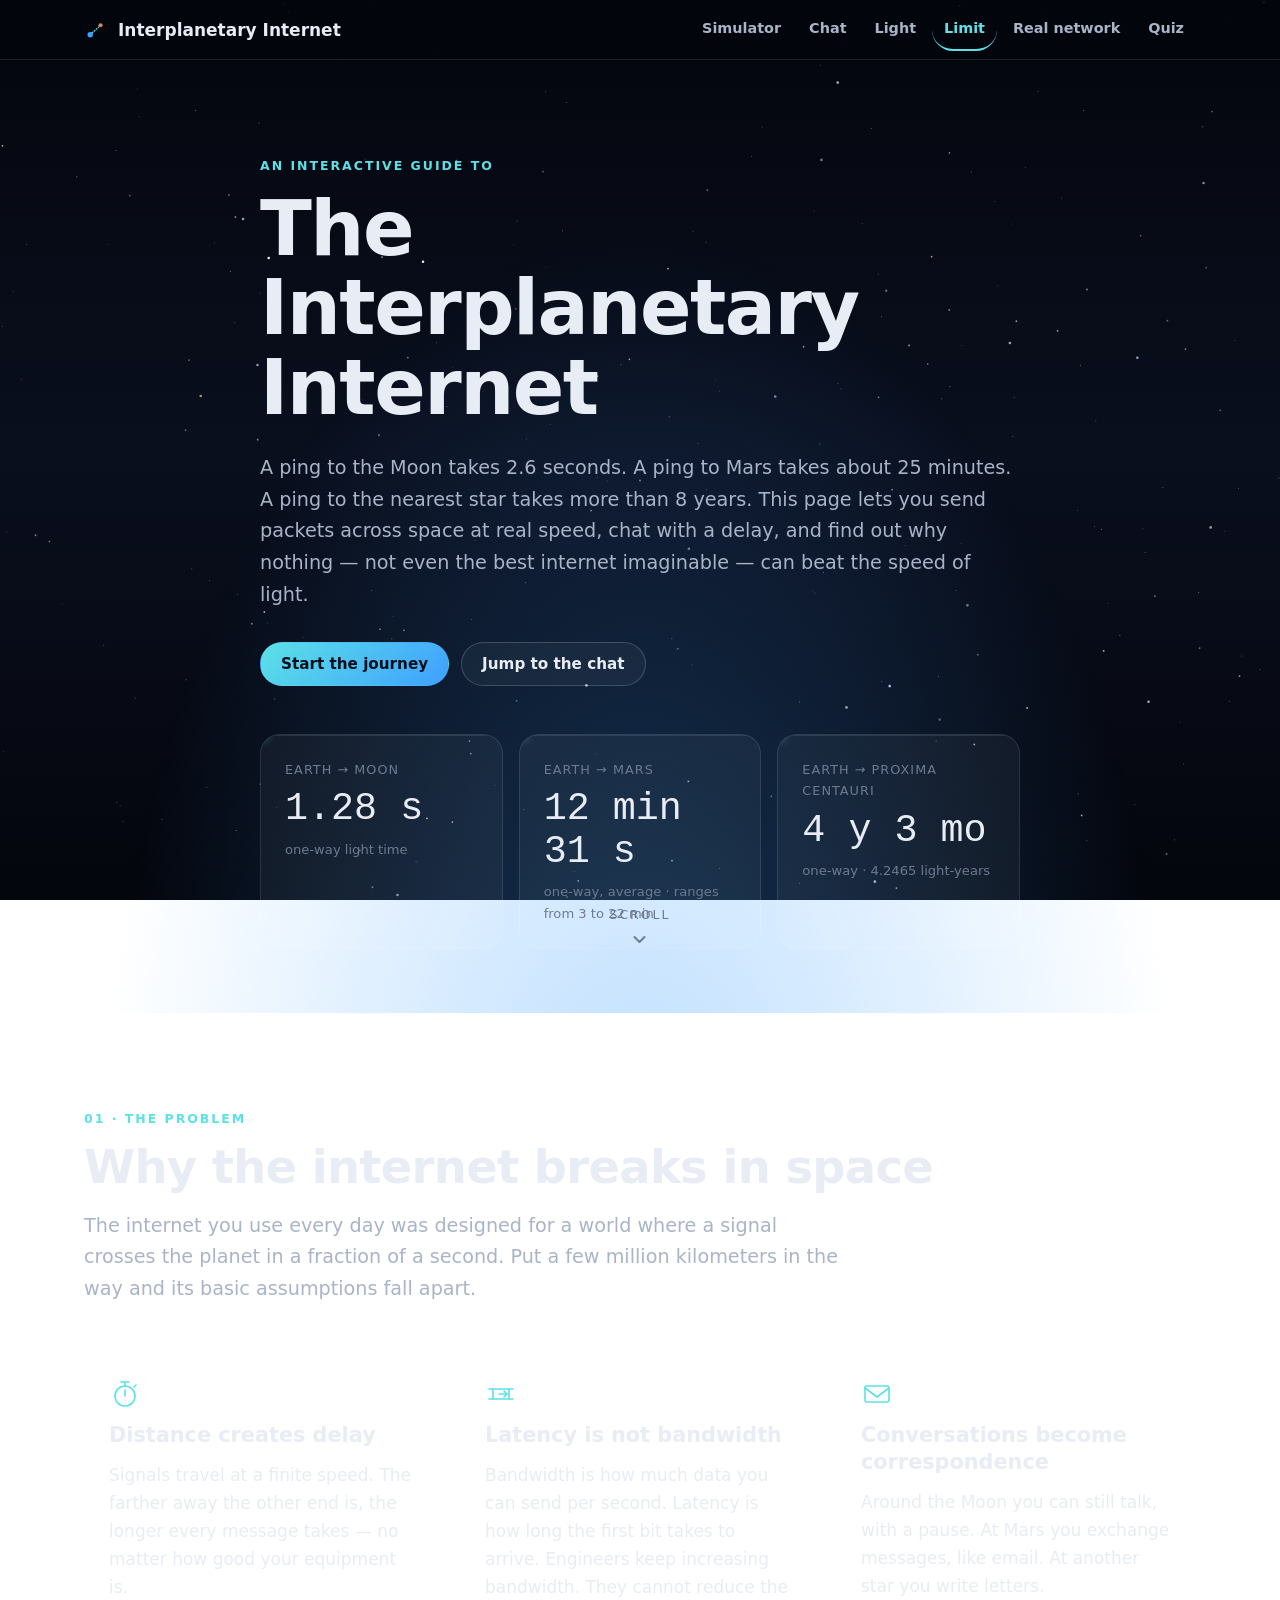
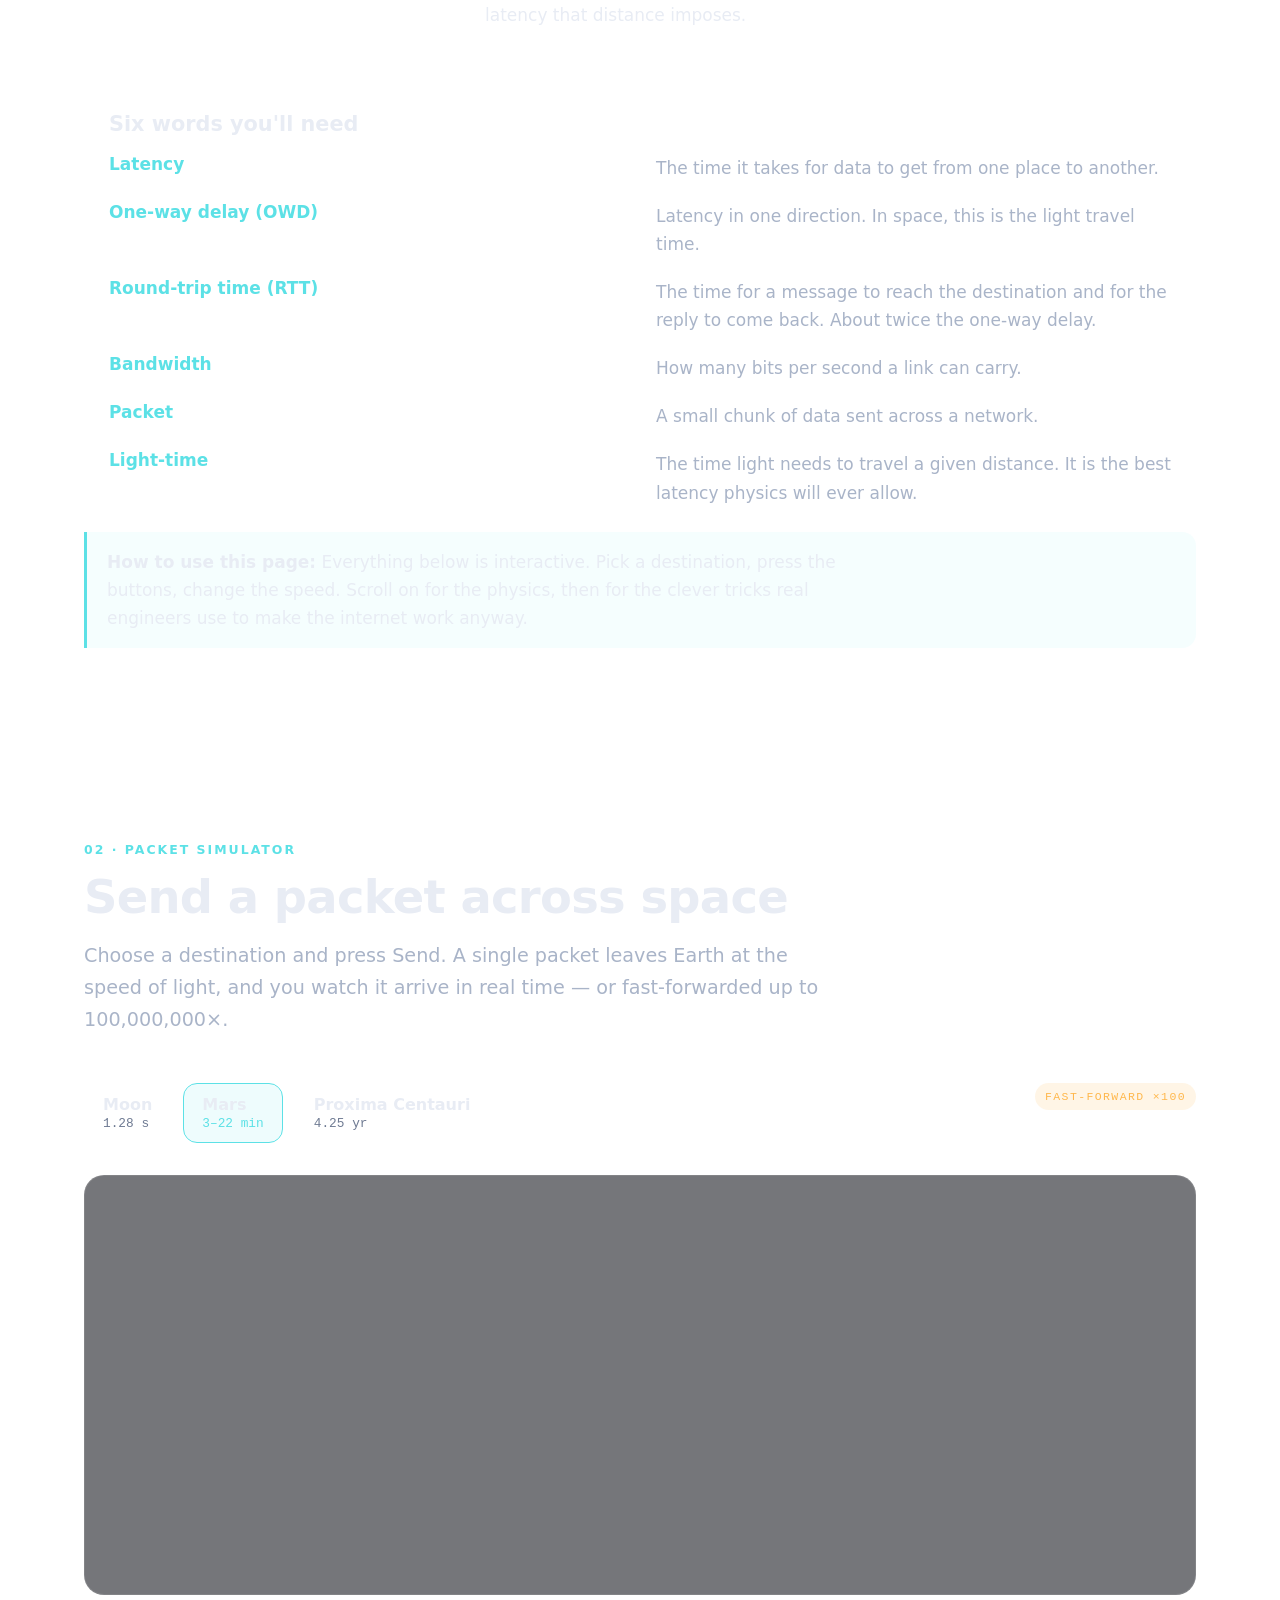
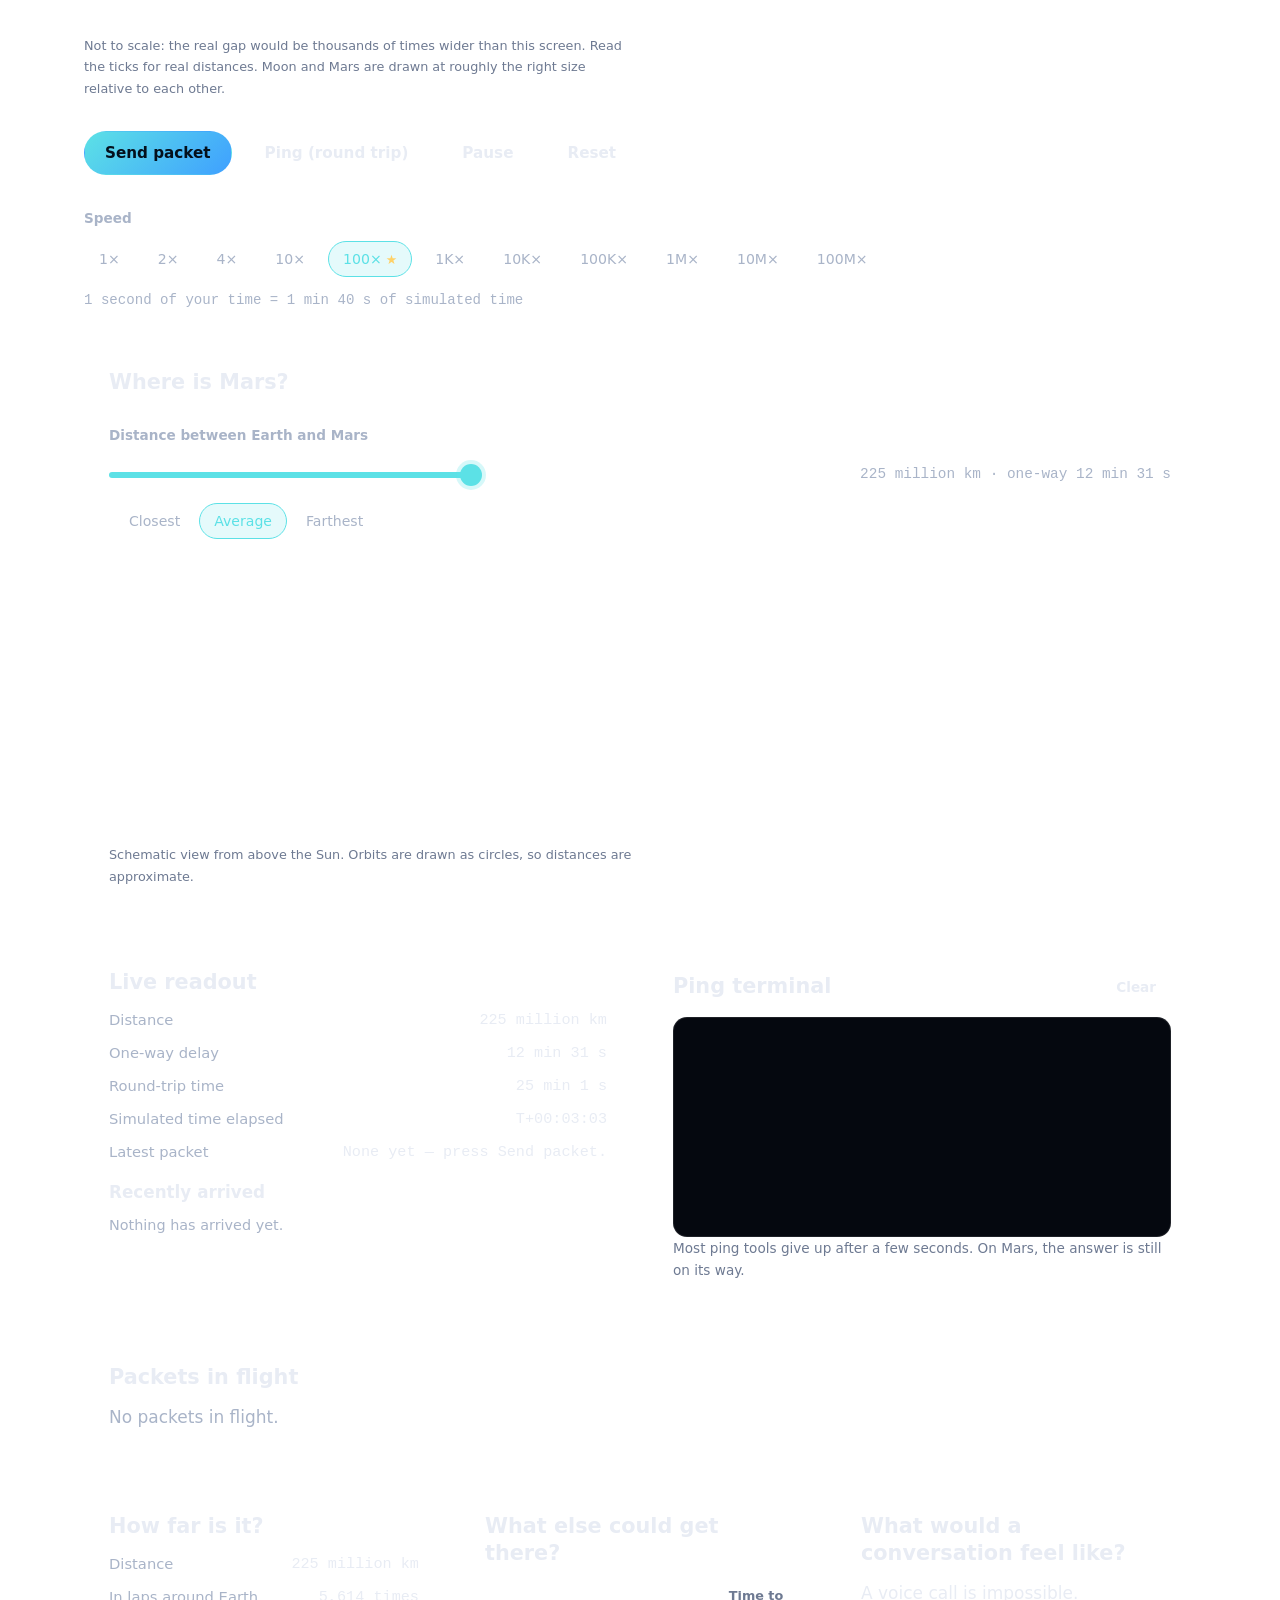
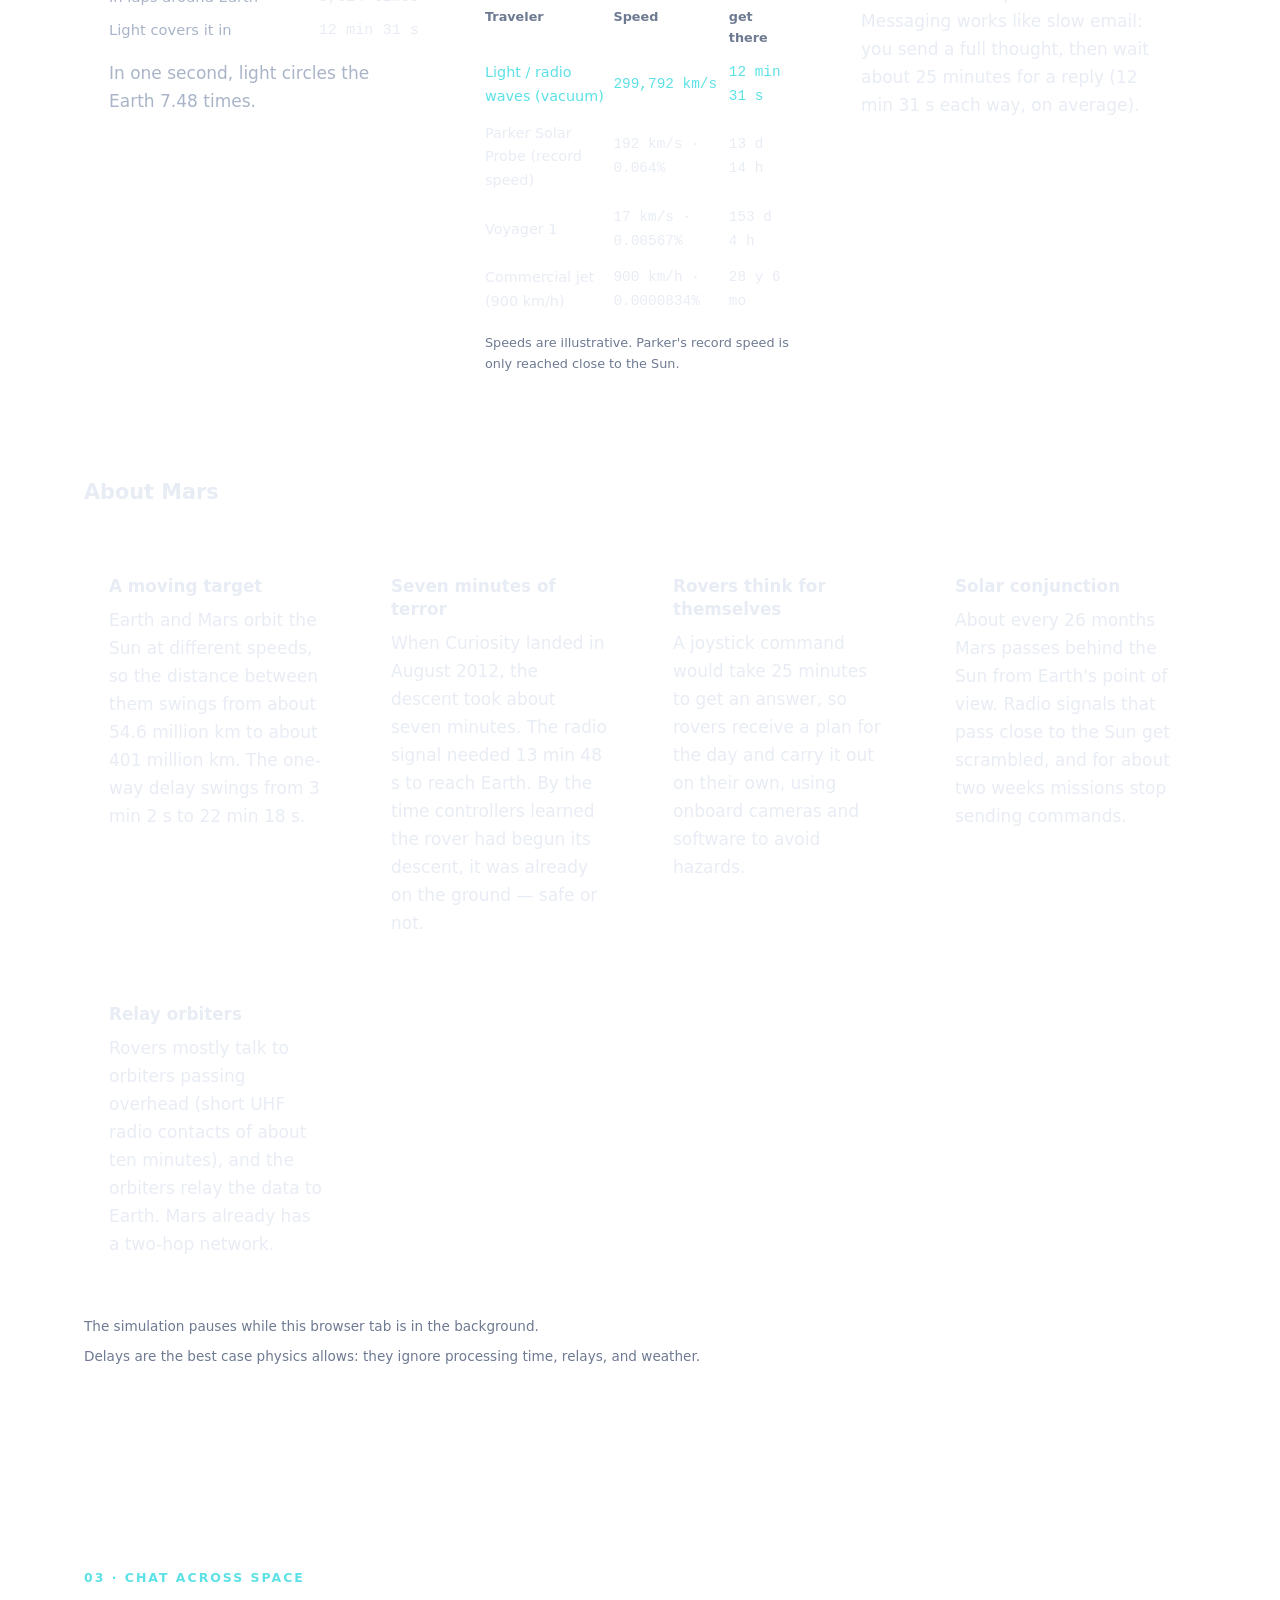
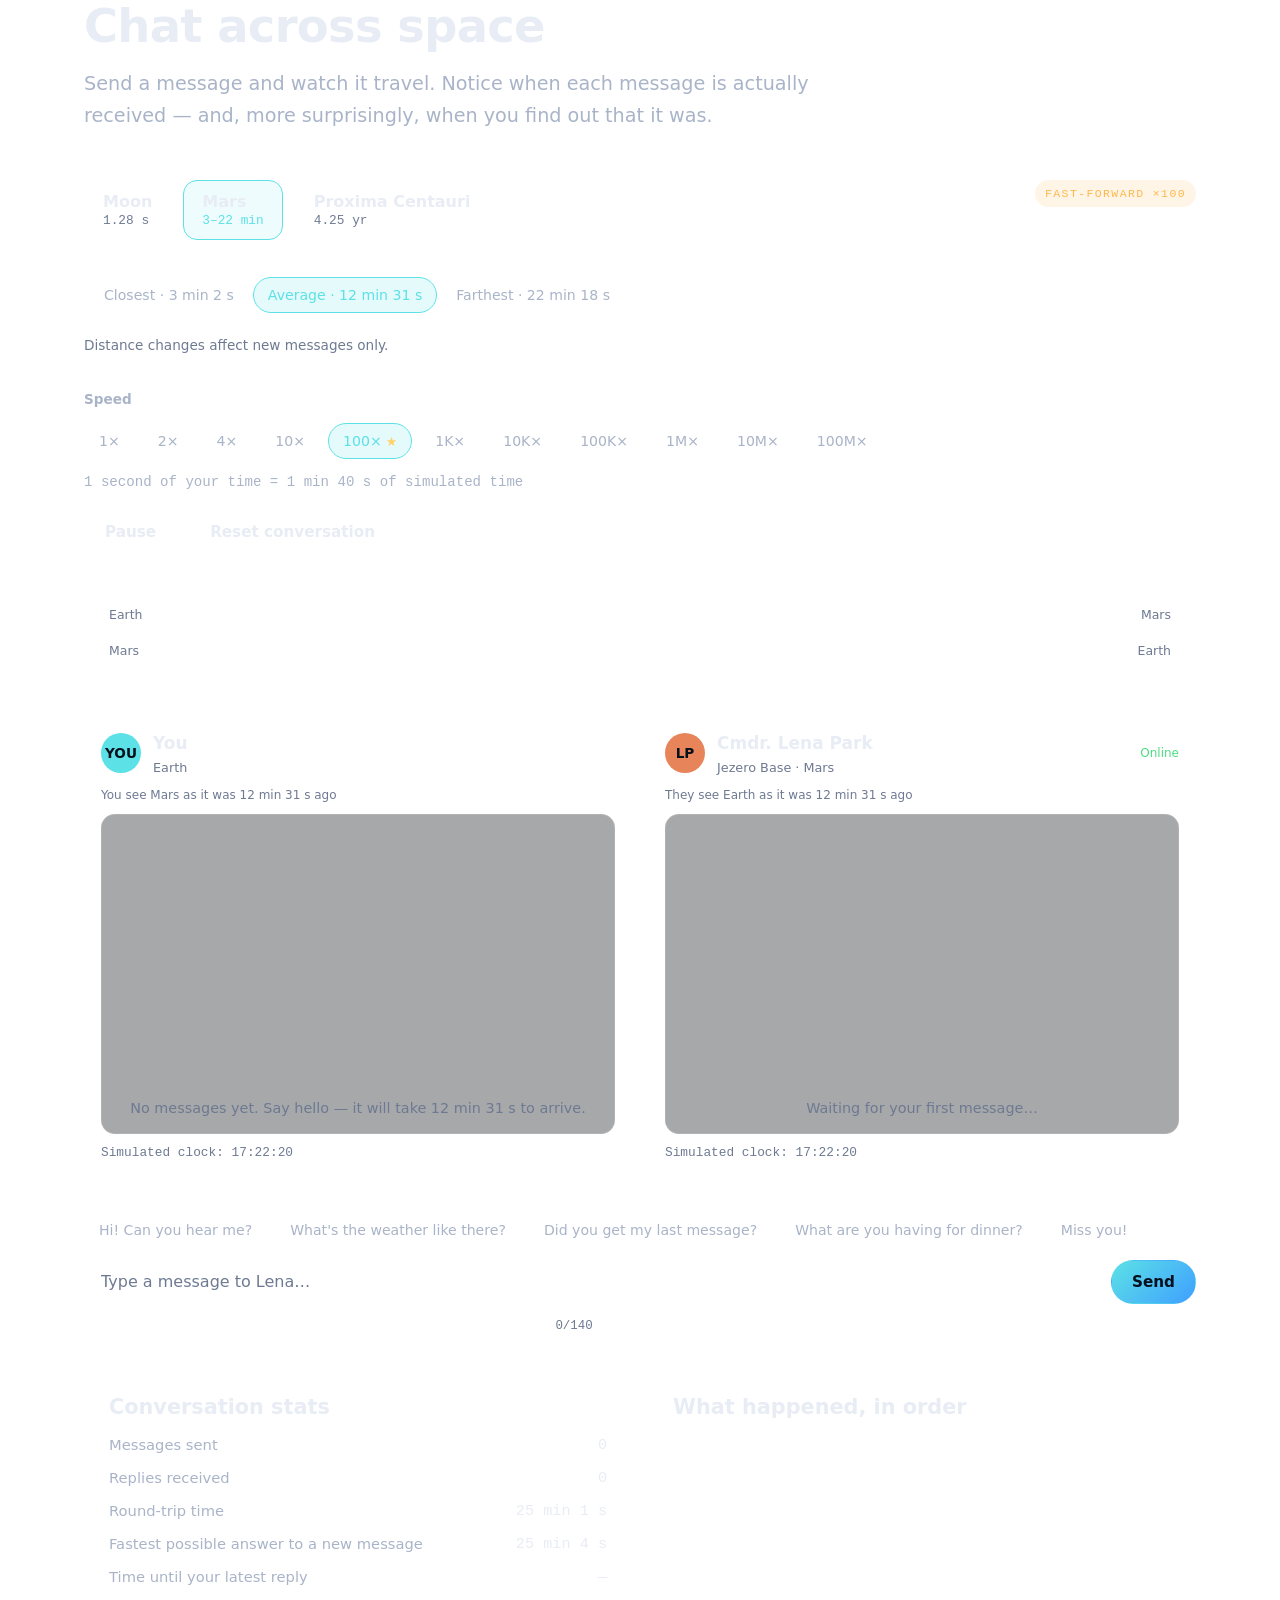
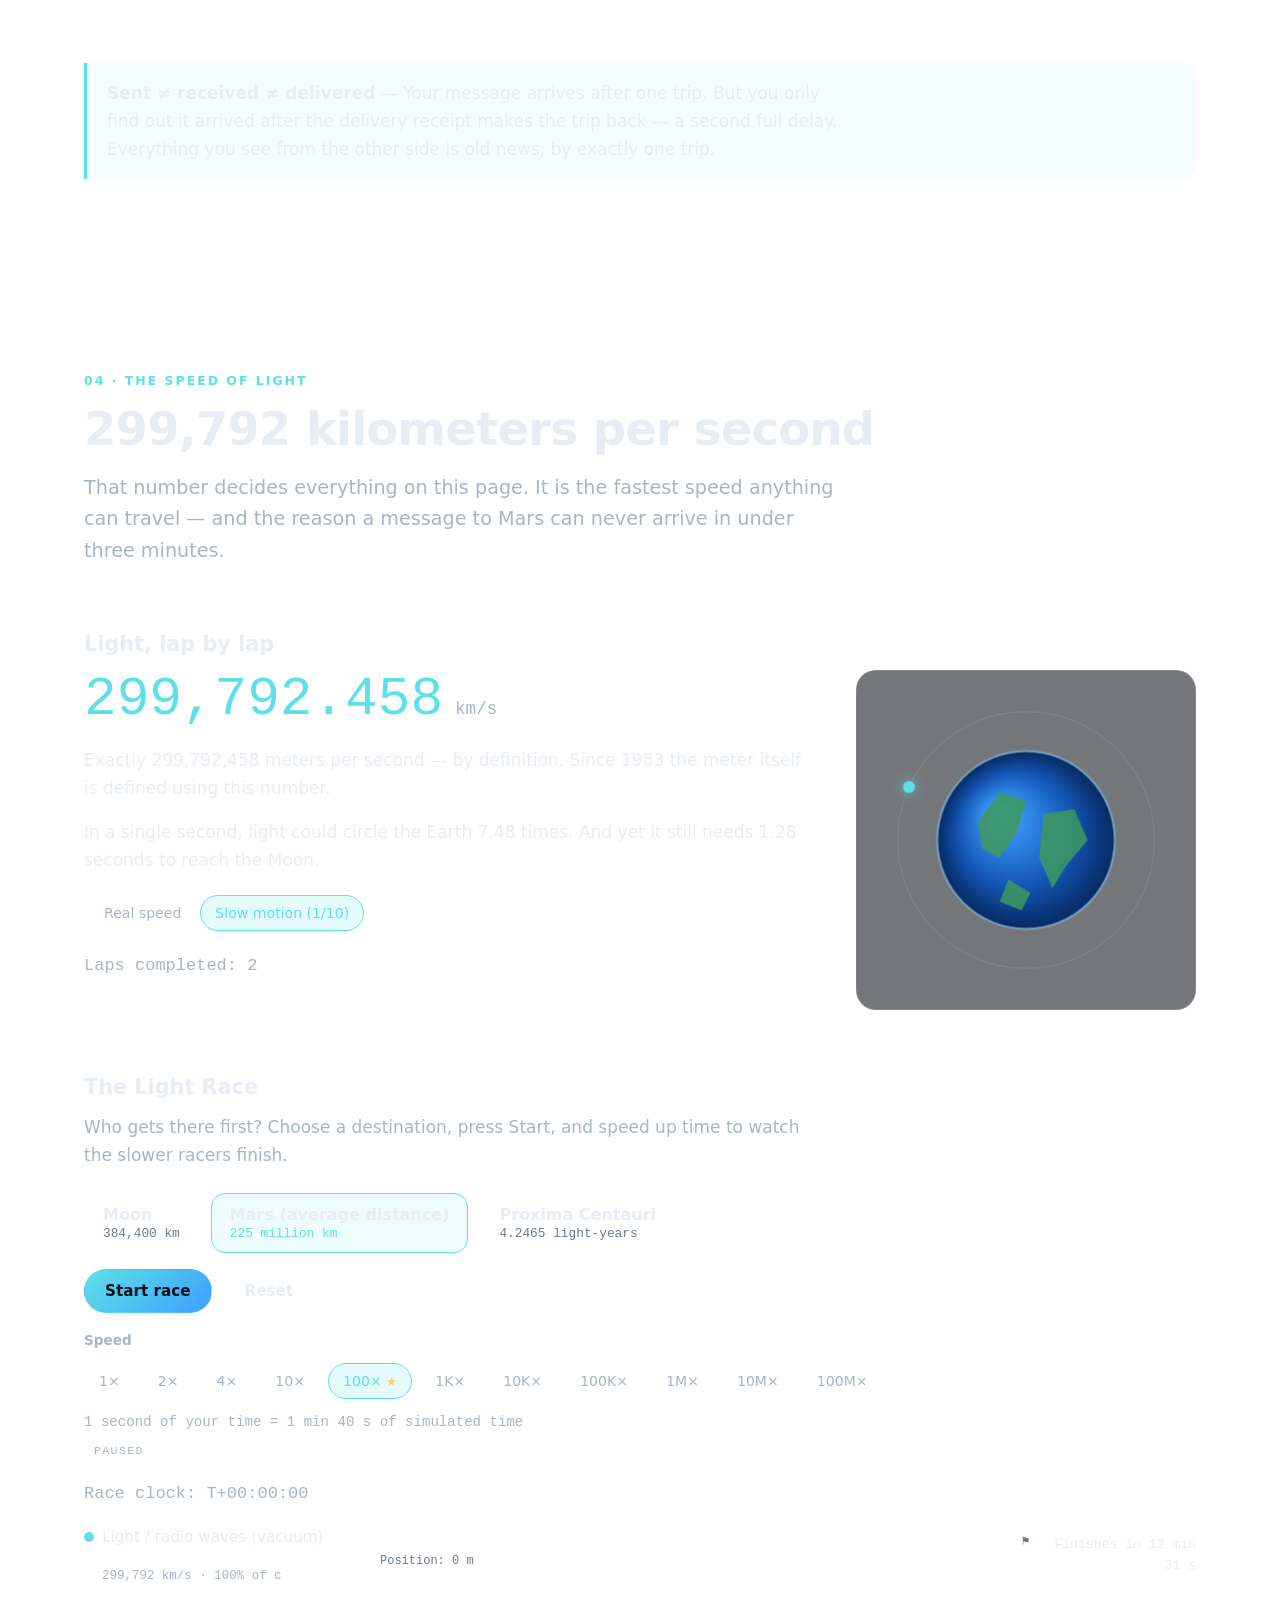
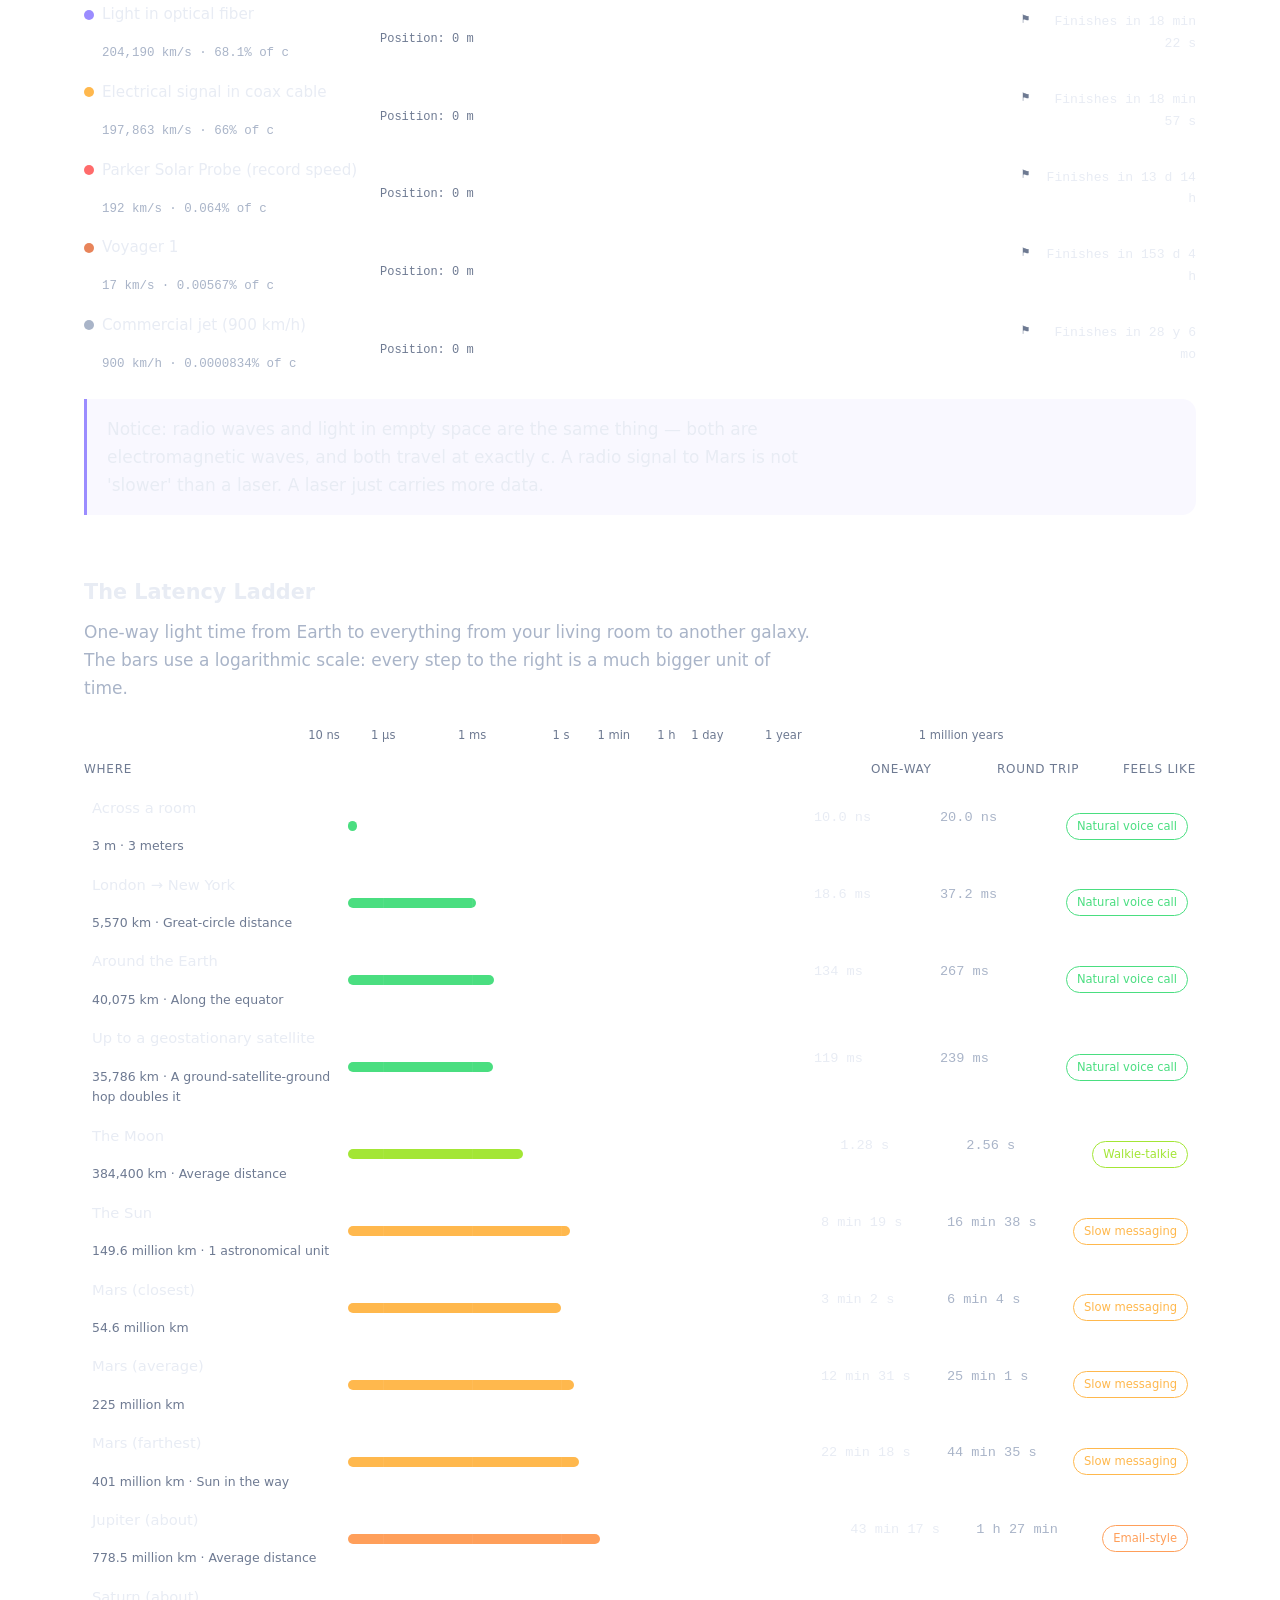
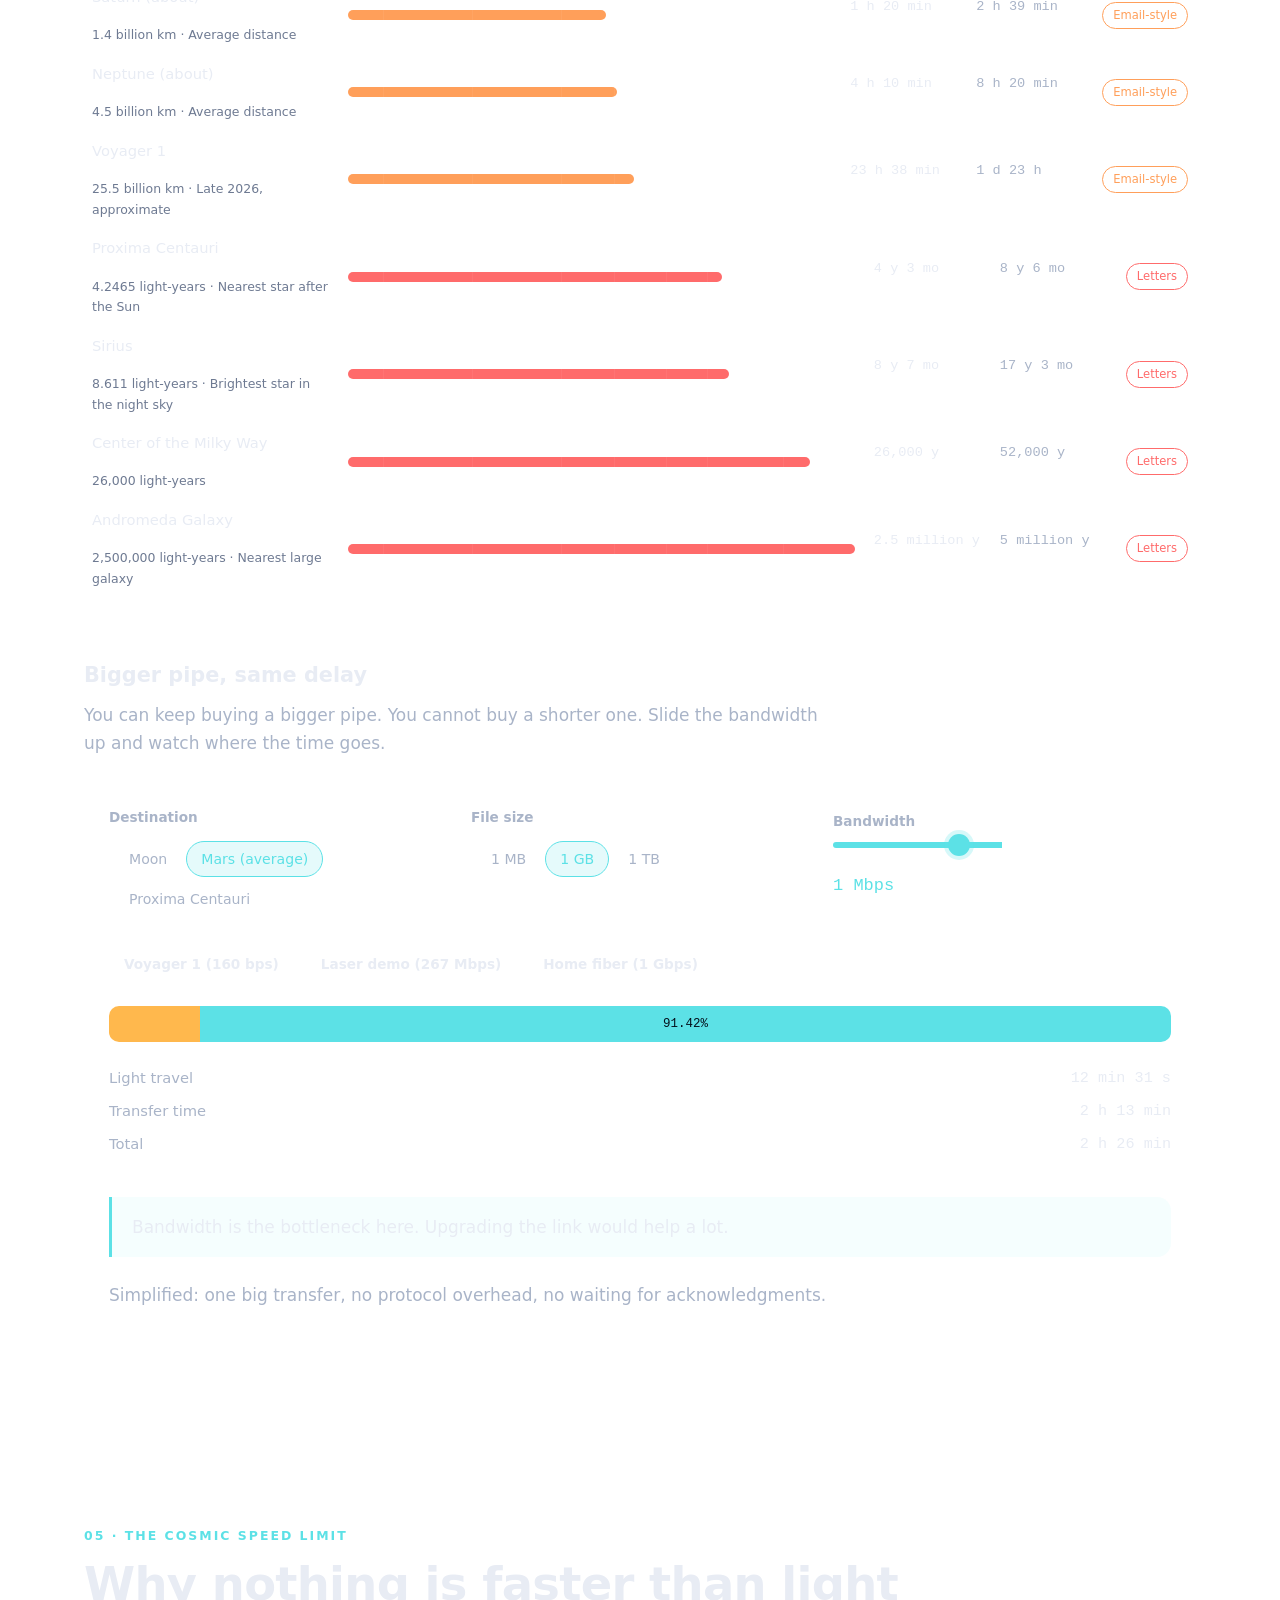
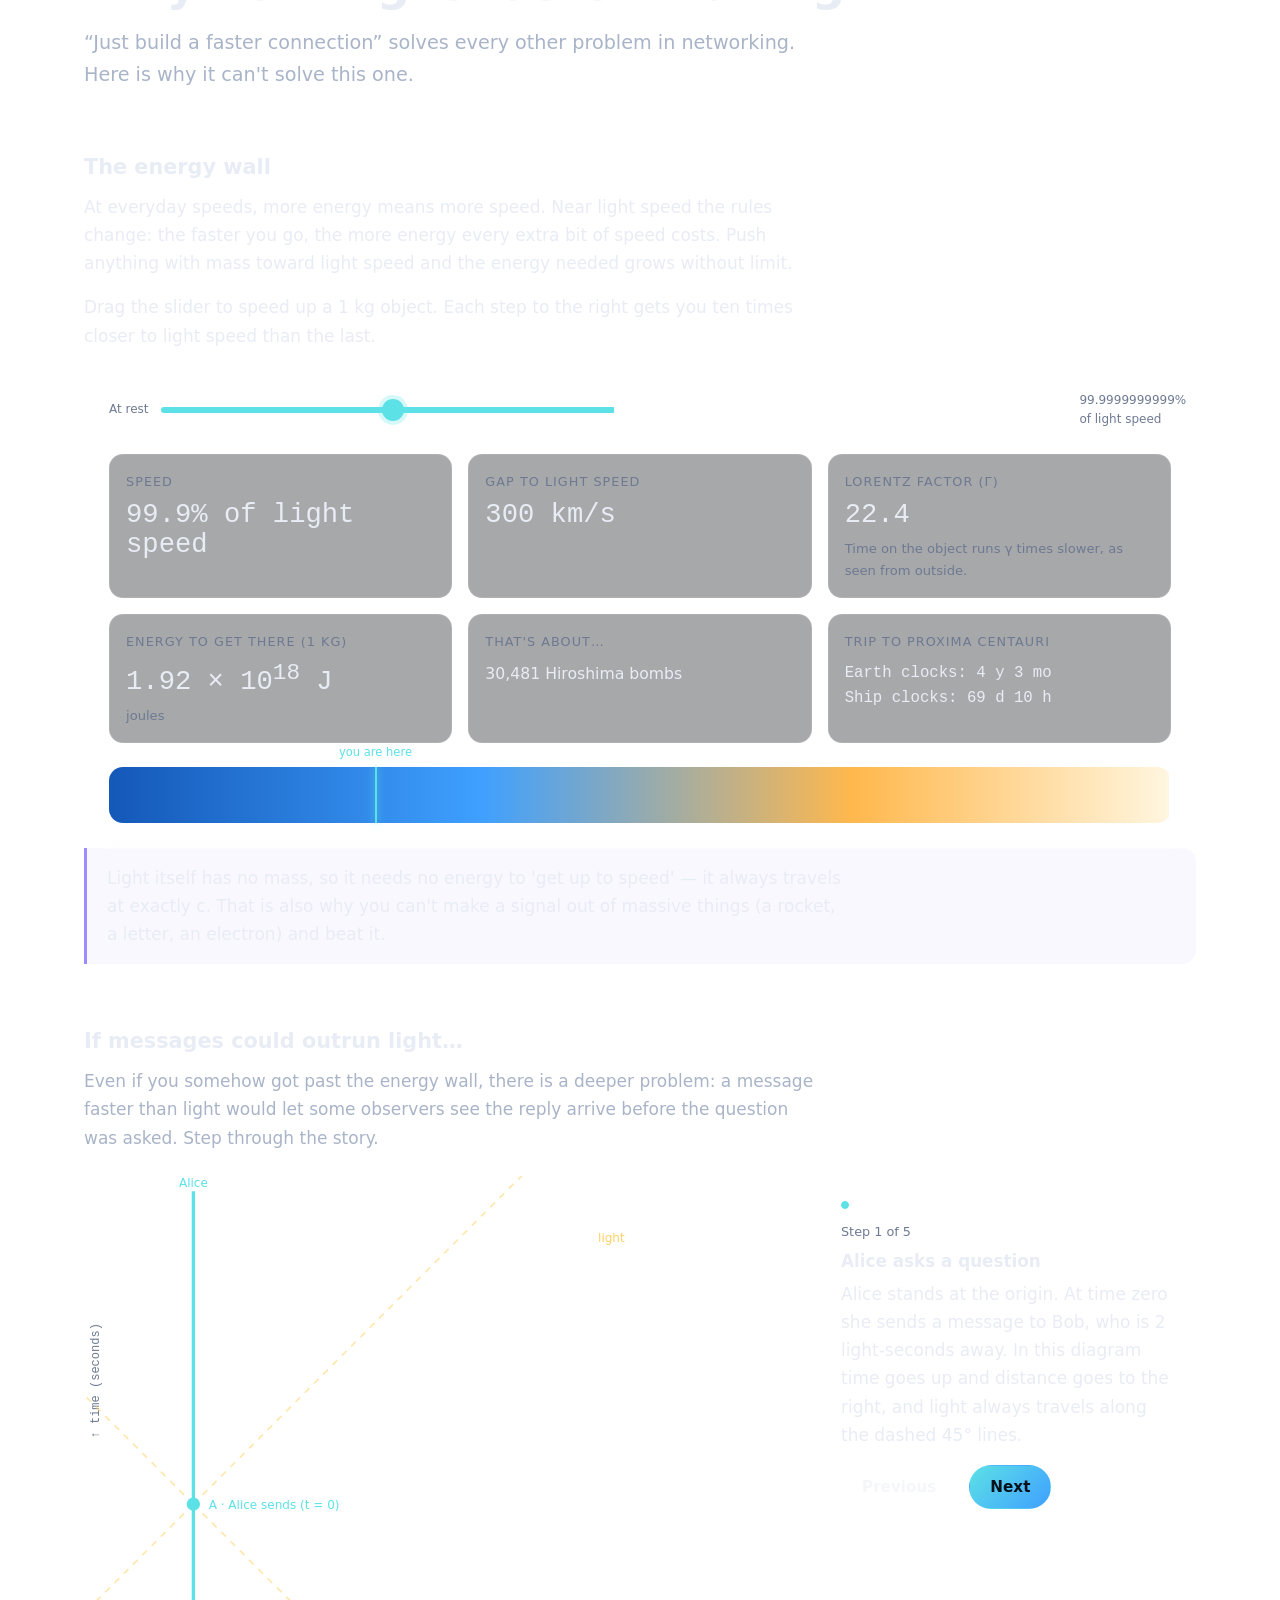
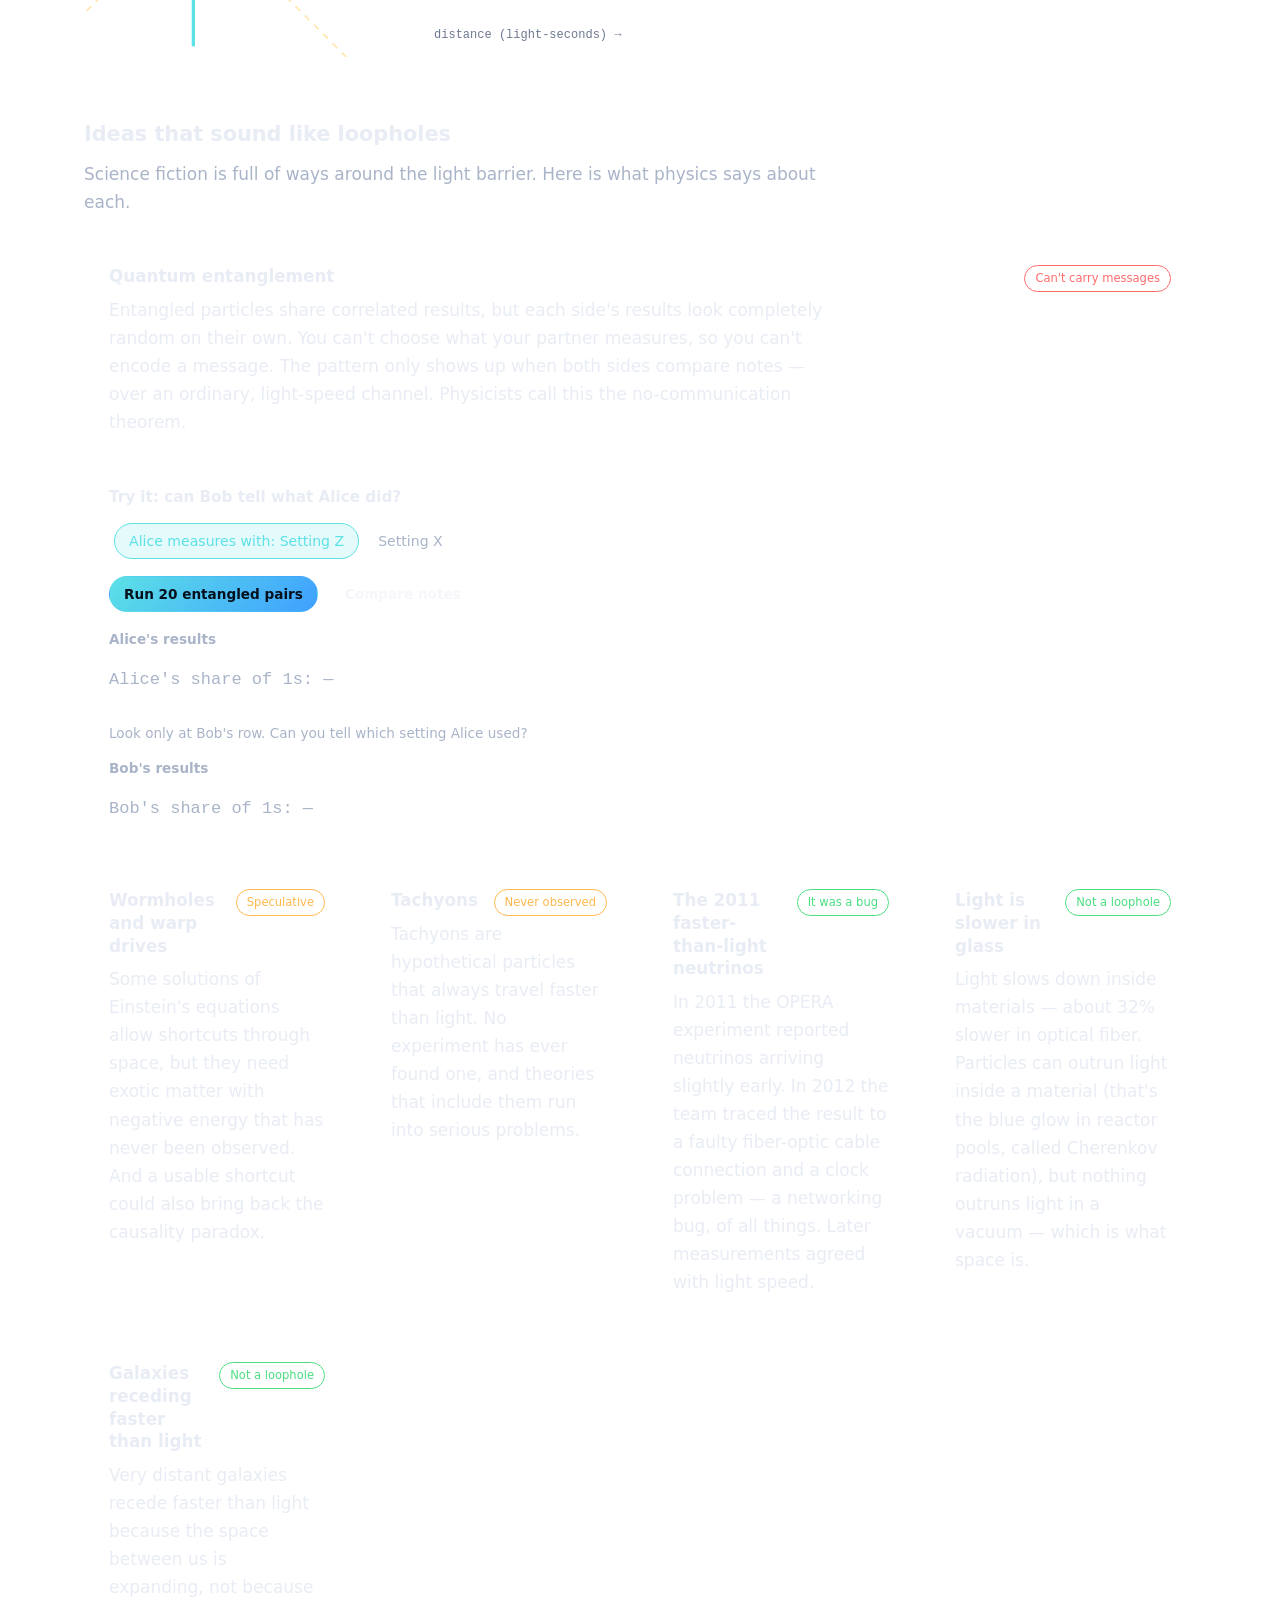
<file: index.html>
<!DOCTYPE html>
<html lang="en">
<head>
<meta charset="utf-8">
<meta name="viewport" content="width=device-width, initial-scale=1">
<title>The Interplanetary Internet — An Interactive Guide</title>
<meta name="description" content="Send packets to the Moon, Mars and Proxima Centauri at the speed of light, chat with a delay, and learn why nothing is faster than light — and how real space networks work around it.">
<meta name="theme-color" content="#04060D">
<meta property="og:title" content="The Interplanetary Internet — An Interactive Guide">
<meta property="og:description" content="Send packets to the Moon, Mars and Proxima Centauri at the speed of light, chat with a delay, and learn why nothing is faster than light — and how real space networks work around it.">
<link rel="icon" href="data:image/svg+xml,%3Csvg xmlns='http://www.w3.org/2000/svg' viewBox='0 0 32 32'%3E%3Crect width='32' height='32' rx='8' fill='%2304060D'/%3E%3Ccircle cx='9' cy='23' r='4' fill='%233FA0FF'/%3E%3Ccircle cx='24' cy='9' r='3' fill='%23E8845A'/%3E%3Cpath d='M12 20 L21 12' stroke='%235CE1E6' stroke-width='2' stroke-linecap='round' stroke-dasharray='1 3'/%3E%3C/svg%3E">
<link rel="stylesheet" href="css/styles.css">
</head>
<body>

<canvas id="starfield" aria-hidden="true"></canvas>

<a class="skip-link" href="#main">Skip to content</a>

<header class="nav" id="top">
  <div class="nav-inner">
    <a class="brand" href="#top">
      <svg class="brand-mark" viewBox="0 0 32 32" width="22" height="22" aria-hidden="true" focusable="false">
        <circle cx="9" cy="23" r="4" fill="#3FA0FF"></circle>
        <circle cx="24" cy="9" r="3" fill="#E8845A"></circle>
        <path d="M12 20 L21 12" stroke="#5CE1E6" stroke-width="2" stroke-linecap="round" stroke-dasharray="1 3" fill="none"></path>
      </svg>
      <span class="brand-text">Interplanetary Internet</span>
    </a>
    <nav class="nav-links" aria-label="Page sections">
      <a href="#simulator">Simulator</a>
      <a href="#chat">Chat</a>
      <a href="#light">Light</a>
      <a href="#limit">Limit</a>
      <a href="#dtn">Real network</a>
      <a href="#quiz">Quiz</a>
    </nav>
  </div>
  <div class="nav-progress" id="nav-progress" aria-hidden="true"></div>
</header>

<main id="main">

<noscript>
  <div class="noscript-banner">This guide is interactive and needs JavaScript. The text below is still readable.</div>
</noscript>

<!-- ============================== HERO ============================== -->
<section id="hero" class="hero" aria-labelledby="hero-title">
  <div class="container hero-inner">
    <div class="hero-copy">
      <p class="eyebrow">AN INTERACTIVE GUIDE TO</p>
      <h1 id="hero-title">The Interplanetary Internet</h1>
      <p class="lead">A ping to the Moon takes 2.6 seconds. A ping to Mars takes about 25 minutes. A ping to the nearest star takes more than 8 years. This page lets you send packets across space at real speed, chat with a delay, and find out why nothing — not even the best internet imaginable — can beat the speed of light.</p>
      <div class="hero-actions">
        <a class="btn btn-primary" href="#simulator">Start the journey</a>
        <a class="btn btn-secondary" href="#chat">Jump to the chat</a>
      </div>
      <div class="hero-tiles">
        <div class="stat-tile">
          <div class="tile-track"><span class="tile-packet" style="animation-duration:1.28s"></span></div>
          <p class="stat-label">Earth → Moon</p>
          <p class="stat-value mono" id="hero-val-moon">—</p>
          <p class="stat-note">one-way light time</p>
        </div>
        <div class="stat-tile">
          <div class="tile-track"><span class="tile-packet" style="animation-duration:7.5s"></span></div>
          <p class="stat-label">Earth → Mars</p>
          <p class="stat-value mono" id="hero-val-mars">—</p>
          <p class="stat-note">one-way, average · ranges from 3 to 22 min</p>
        </div>
        <div class="stat-tile">
          <div class="tile-track"><span class="tile-packet" style="animation-duration:14s"></span></div>
          <p class="stat-label">Earth → Proxima Centauri</p>
          <p class="stat-value mono" id="hero-val-proxima">—</p>
          <p class="stat-note">one-way · 4.2465 light-years</p>
        </div>
      </div>
    </div>
    <div class="scroll-cue" aria-hidden="true">
      <span>Scroll</span>
      <svg width="20" height="20" viewBox="0 0 20 20" fill="none"><path d="M5 8l5 5 5-5" stroke="currentColor" stroke-width="2" stroke-linecap="round" stroke-linejoin="round"></path></svg>
    </div>
  </div>
</section>

<!-- ============================== PROBLEM ============================== -->
<section id="problem" class="section" aria-labelledby="problem-title">
  <div class="container">
    <div class="section-head reveal">
      <p class="eyebrow">01 · THE PROBLEM</p>
      <h2 id="problem-title">Why the internet breaks in space</h2>
      <p class="lead">The internet you use every day was designed for a world where a signal crosses the planet in a fraction of a second. Put a few million kilometers in the way and its basic assumptions fall apart.</p>
    </div>

    <div class="cards-grid reveal">
      <div class="card">
        <svg class="card-icon" viewBox="0 0 32 32" width="32" height="32" aria-hidden="true" fill="none" stroke="#5CE1E6" stroke-width="1.6" stroke-linecap="round" stroke-linejoin="round">
          <circle cx="16" cy="18" r="10"></circle>
          <path d="M16 18V12"></path>
          <path d="M12 4h8"></path>
          <path d="M16 4v4"></path>
          <path d="M25 9l2-2"></path>
        </svg>
        <h3>Distance creates delay</h3>
        <p>Signals travel at a finite speed. The farther away the other end is, the longer every message takes — no matter how good your equipment is.</p>
      </div>
      <div class="card">
        <svg class="card-icon" viewBox="0 0 32 32" width="32" height="32" aria-hidden="true" fill="none" stroke="#5CE1E6" stroke-width="1.6" stroke-linecap="round" stroke-linejoin="round">
          <path d="M4 11h24"></path>
          <path d="M4 21h24"></path>
          <path d="M8 11v10"></path>
          <path d="M24 11v10"></path>
          <path d="M14 16h8"></path>
          <path d="M19 13l3 3-3 3"></path>
        </svg>
        <h3>Latency is not bandwidth</h3>
        <p>Bandwidth is how much data you can send per second. Latency is how long the first bit takes to arrive. Engineers keep increasing bandwidth. They cannot reduce the latency that distance imposes.</p>
      </div>
      <div class="card">
        <svg class="card-icon" viewBox="0 0 32 32" width="32" height="32" aria-hidden="true" fill="none" stroke="#5CE1E6" stroke-width="1.6" stroke-linecap="round" stroke-linejoin="round">
          <rect x="4" y="8" width="24" height="16" rx="2"></rect>
          <path d="M4 10l12 9 12-9"></path>
        </svg>
        <h3>Conversations become correspondence</h3>
        <p>Around the Moon you can still talk, with a pause. At Mars you exchange messages, like email. At another star you write letters.</p>
      </div>
    </div>

    <div class="card reveal terms-card">
      <h3>Six words you'll need</h3>
      <dl class="terms">
        <dt>Latency</dt>
        <dd>The time it takes for data to get from one place to another.</dd>
        <dt>One-way delay (OWD)</dt>
        <dd>Latency in one direction. In space, this is the light travel time.</dd>
        <dt>Round-trip time (RTT)</dt>
        <dd>The time for a message to reach the destination and for the reply to come back. About twice the one-way delay.</dd>
        <dt>Bandwidth</dt>
        <dd>How many bits per second a link can carry.</dd>
        <dt>Packet</dt>
        <dd>A small chunk of data sent across a network.</dd>
        <dt>Light-time</dt>
        <dd>The time light needs to travel a given distance. It is the best latency physics will ever allow.</dd>
      </dl>
    </div>

    <div class="callout reveal">
      <p><strong>How to use this page:</strong> Everything below is interactive. Pick a destination, press the buttons, change the speed. Scroll on for the physics, then for the clever tricks real engineers use to make the internet work anyway.</p>
    </div>
  </div>
</section>

<!-- ============================== SIMULATOR ============================== -->
<section id="simulator" class="section" aria-labelledby="simulator-title">
  <div class="container">
    <div class="section-head reveal">
      <p class="eyebrow">02 · PACKET SIMULATOR</p>
      <h2 id="simulator-title">Send a packet across space</h2>
      <p class="lead">Choose a destination and press Send. A single packet leaves Earth at the speed of light, and you watch it arrive in real time — or fast-forwarded up to 100,000,000×.</p>
    </div>

    <div class="widget reveal">
      <div class="sim-topbar">
        <div id="sim-tabs" role="presentation"></div>
        <span id="sim-badge" class="badge badge-paused"></span>
      </div>

      <canvas id="sim-canvas" class="sim-canvas" role="img" aria-label="Diagram: a packet travels from Earth to Mars."></canvas>
      <p class="canvas-caption">Not to scale: the real gap would be thousands of times wider than this screen. Read the ticks for real distances. Moon and Mars are drawn at roughly the right size relative to each other.</p>

      <div class="controls-row">
        <button type="button" id="sim-send" class="btn btn-primary">Send packet</button>
        <button type="button" id="sim-ping" class="btn btn-secondary">Ping (round trip)</button>
        <button type="button" id="sim-pause" class="btn btn-secondary">Pause</button>
        <button type="button" id="sim-reset" class="btn btn-secondary">Reset</button>
      </div>

      <div class="speed-block">
        <p class="control-label" id="sim-speed-label">Speed</p>
        <div id="sim-speed-chips" aria-labelledby="sim-speed-label"></div>
        <p class="speed-readout mono" id="sim-speed-readout"></p>
        <div class="callout callout--warn" id="sim-slow-warning" hidden></div>
      </div>

      <div class="card mars-panel" id="sim-mars-panel" hidden>
        <h3>Where is Mars?</h3>
        <div class="mars-controls">
          <div class="mars-slider-row">
            <label for="mars-slider" class="control-label">Distance between Earth and Mars</label>
            <input type="range" id="mars-slider" min="0" max="1000" step="1" value="492">
            <p class="mars-dist mono" id="mars-dist-text"></p>
          </div>
          <div id="mars-presets" role="presentation"></div>
        </div>
        <canvas id="mars-canvas" class="mars-canvas" role="img" aria-label="Diagram: positions of Earth and Mars around the Sun."></canvas>
        <div class="callout callout--bad" id="mars-conjunction" hidden>
          <p>Solar conjunction: the Sun is in the way. Radio contact is scrambled for about two weeks.</p>
        </div>
        <p class="canvas-caption">Schematic view from above the Sun. Orbits are drawn as circles, so distances are approximate.</p>
      </div>

      <div class="sim-two-col">
        <div class="card">
          <h3>Live readout</h3>
          <dl class="readout">
            <dt>Distance</dt><dd class="mono" id="sim-read-distance">—</dd>
            <dt>One-way delay</dt><dd class="mono" id="sim-read-owd">—</dd>
            <dt>Round-trip time</dt><dd class="mono" id="sim-read-rtt">—</dd>
            <dt>Simulated time elapsed</dt><dd class="mono" id="sim-read-elapsed">—</dd>
            <dt>Latest packet</dt><dd class="mono" id="sim-read-latest">—</dd>
          </dl>
          <h4>Recently arrived</h4>
          <ul class="mini-list" id="sim-recent"><li class="dim">Nothing has arrived yet.</li></ul>
        </div>
        <div class="card">
          <div class="card-head-row">
            <h3>Ping terminal</h3>
            <button type="button" id="sim-clear" class="btn btn-secondary btn-small">Clear</button>
          </div>
          <div id="sim-terminal" class="terminal" aria-label="Ping output"></div>
          <p class="hint">Most ping tools give up after a few seconds. On Mars, the answer is still on its way.</p>
        </div>
      </div>

      <div class="card">
        <h3>Packets in flight</h3>
        <div id="sim-packets" class="packets-list"></div>
      </div>

      <div class="cards-grid-three">
        <div class="card">
          <h3>How far is it?</h3>
          <dl class="readout">
            <dt>Distance</dt><dd class="mono" id="sim-scale-distance">—</dd>
            <dt>In laps around Earth</dt><dd class="mono" id="sim-scale-laps">—</dd>
            <dt>Light covers it in</dt><dd class="mono" id="sim-scale-light">—</dd>
          </dl>
          <p class="dim">In one second, light circles the Earth 7.48 times.</p>
        </div>
        <div class="card">
          <h3>What else could get there?</h3>
          <table class="data-table" id="sim-travellers">
            <thead><tr><th scope="col">Traveler</th><th scope="col">Speed</th><th scope="col">Time to get there</th></tr></thead>
            <tbody></tbody>
          </table>
          <p class="footnote">Speeds are illustrative. Parker's record speed is only reached close to the Sun.</p>
        </div>
        <div class="card">
          <h3>What would a conversation feel like?</h3>
          <p id="sim-conv-text"></p>
        </div>
      </div>

      <h3 class="subhead" id="sim-about-title">About Mars</h3>
      <div class="cards-grid" id="sim-facts"></div>

      <div class="notes">
        <p>The simulation pauses while this browser tab is in the background.</p>
        <p>Delays are the best case physics allows: they ignore processing time, relays, and weather.</p>
      </div>

      <div id="sim-live" class="visually-hidden" aria-live="polite"></div>
    </div>
  </div>
</section>

<!-- ============================== CHAT ============================== -->
<section id="chat" class="section" aria-labelledby="chat-title">
  <div class="container">
    <div class="section-head reveal">
      <p class="eyebrow">03 · CHAT ACROSS SPACE</p>
      <h2 id="chat-title">Chat across space</h2>
      <p class="lead">Send a message and watch it travel. Notice when each message is actually received — and, more surprisingly, when you find out that it was.</p>
    </div>

    <div class="widget reveal">
      <div class="sim-topbar">
        <div id="chat-tabs" role="presentation"></div>
        <span id="chat-badge" class="badge badge-paused"></span>
      </div>

      <div class="chat-controls">
        <div id="chat-mars" class="chat-mars" role="presentation" hidden></div>
        <p class="hint" id="chat-mars-hint" hidden>Distance changes affect new messages only.</p>
        <div class="speed-block">
          <p class="control-label" id="chat-speed-label">Speed</p>
          <div id="chat-speed-chips" aria-labelledby="chat-speed-label"></div>
          <p class="speed-readout mono" id="chat-speed-readout"></p>
          <div class="callout callout--warn" id="chat-slow-warning" hidden></div>
        </div>
        <div class="controls-row">
          <button type="button" id="chat-pause" class="btn btn-secondary">Pause</button>
          <button type="button" id="chat-reset" class="btn btn-secondary">Reset conversation</button>
        </div>
      </div>

      <div class="lane card" aria-hidden="true">
        <div class="lane-track">
          <span class="lane-end" id="chat-lane-out-from">Earth</span>
          <div class="lane-line" id="chat-track-out"></div>
          <span class="lane-end" id="chat-lane-out-to">Mars</span>
        </div>
        <div class="lane-track">
          <span class="lane-end" id="chat-lane-in-from">Mars</span>
          <div class="lane-line" id="chat-track-back"></div>
          <span class="lane-end" id="chat-lane-in-to">Earth</span>
        </div>
      </div>

      <div class="chat-panes">
        <div class="card phone-pane">
          <div class="phone-head">
            <span class="avatar avatar-you" aria-hidden="true">YOU</span>
            <div class="phone-id">
              <p class="phone-name">You</p>
              <p class="phone-role">Earth</p>
            </div>
          </div>
          <p class="phone-badge" id="chat-earth-badge"></p>
          <div class="phone-messages" id="chat-earth-pane" role="log" aria-label="Your conversation"></div>
          <p class="phone-footer mono" id="chat-earth-clock"></p>
        </div>
        <div class="card phone-pane">
          <div class="phone-head">
            <span class="avatar" id="chat-dest-avatar" aria-hidden="true">LP</span>
            <div class="phone-id">
              <p class="phone-name" id="chat-dest-name">Cmdr. Lena Park</p>
              <p class="phone-role" id="chat-dest-role">Jezero Base · Mars</p>
            </div>
            <span class="phone-status">Online</span>
          </div>
          <p class="phone-badge" id="chat-dest-badge"></p>
          <div class="phone-messages" id="chat-dest-pane" role="log" aria-label="Their side of the conversation"></div>
          <p class="phone-footer mono" id="chat-dest-clock"></p>
        </div>
      </div>

      <div class="chat-input-area">
        <div id="chat-quick" class="quick-chips" aria-label="Quick messages"></div>
        <div class="input-row">
          <input type="text" id="chat-input" maxlength="140" aria-label="Message" placeholder="Type a message to Lena…">
          <button type="button" id="chat-send" class="btn btn-primary">Send</button>
        </div>
        <p class="char-counter mono" id="chat-counter">0/140</p>
        <div class="callout callout--fact" id="chat-tip" hidden>
          <p>Tip: in deep-space chat you can't wait for a reply before writing the next message. People send complete, self-contained messages — and replies arrive in the order they were written, not the order you wish.</p>
        </div>
      </div>

      <div class="sim-two-col">
        <div class="card">
          <h3>Conversation stats</h3>
          <dl class="readout">
            <dt>Messages sent</dt><dd class="mono" id="chat-stat-sent">0</dd>
            <dt>Replies received</dt><dd class="mono" id="chat-stat-replies">0</dd>
            <dt>Round-trip time</dt><dd class="mono" id="chat-stat-rtt">—</dd>
            <dt>Fastest possible answer to a new message</dt><dd class="mono" id="chat-stat-fastest">—</dd>
            <dt>Time until your latest reply</dt><dd class="mono" id="chat-stat-latest">—</dd>
          </dl>
        </div>
        <div class="card">
          <h3>What happened, in order</h3>
          <ol class="timeline" id="chat-timeline"><li class="dim">Events will appear here as messages travel.</li></ol>
        </div>
      </div>

      <div class="callout">
        <p><strong>Sent ≠ received ≠ delivered</strong> — Your message arrives after one trip. But you only find out it arrived after the delivery receipt makes the trip back — a second full delay. Everything you see from the other side is old news, by exactly one trip.</p>
      </div>

      <div id="chat-live" class="visually-hidden" aria-live="polite"></div>
    </div>
  </div>
</section>

<!-- ============================== LIGHT ============================== -->
<section id="light" class="section" aria-labelledby="light-title">
  <div class="container">
    <div class="section-head reveal">
      <p class="eyebrow">04 · THE SPEED OF LIGHT</p>
      <h2 id="light-title">299,792 kilometers per second</h2>
      <p class="lead">That number decides everything on this page. It is the fastest speed anything can travel — and the reason a message to Mars can never arrive in under three minutes.</p>
    </div>

    <!-- A. Light laps -->
    <div class="sub-block reveal">
      <h3>Light, lap by lap</h3>
      <div class="lap-layout">
        <div class="lap-text">
          <p class="big-number mono"><span id="lap-big">299,792.458</span><span class="big-unit">km/s</span></p>
          <p>Exactly 299,792,458 meters per second — by definition. Since 1983 the meter itself is defined using this number.</p>
          <p>In a single second, light could circle the Earth 7.48 times. And yet it still needs 1.28 seconds to reach the Moon.</p>
          <div id="lap-mode" role="presentation"></div>
          <p class="mono lap-counter" id="lap-counter">Laps completed: 0</p>
          <p class="hint" id="lap-reduced" hidden>Animation disabled by your system settings.</p>
        </div>
        <canvas id="lap-canvas" class="lap-canvas" role="img" aria-label="Animation: a dot of light circling the Earth 7.48 times per second"></canvas>
      </div>
    </div>

    <!-- B. The Light Race -->
    <div class="sub-block reveal">
      <h3>The Light Race</h3>
      <p class="intro">Who gets there first? Choose a destination, press Start, and speed up time to watch the slower racers finish.</p>
      <div class="race-controls">
        <div id="race-tabs" role="presentation"></div>
        <div class="controls-row">
          <button type="button" id="race-start" class="btn btn-primary">Start race</button>
          <button type="button" id="race-reset" class="btn btn-secondary">Reset</button>
        </div>
        <div class="speed-block">
          <p class="control-label" id="race-speed-label">Speed</p>
          <div id="race-speed-chips" aria-labelledby="race-speed-label"></div>
          <p class="speed-readout mono" id="race-speed-readout"></p>
          <span id="race-badge" class="badge badge-paused"></span>
        </div>
      </div>
      <p class="mono race-clock" id="race-clock">Race clock: T+00:00:00</p>
      <div id="race-lanes" class="race-lanes"></div>
      <div class="callout callout--fact">
        <p>Notice: radio waves and light in empty space are the same thing — both are electromagnetic waves, and both travel at exactly c. A radio signal to Mars is not 'slower' than a laser. A laser just carries more data.</p>
      </div>
    </div>

    <!-- C. Latency Ladder -->
    <div class="sub-block reveal">
      <h3>The Latency Ladder</h3>
      <p class="intro">One-way light time from Earth to everything from your living room to another galaxy. The bars use a logarithmic scale: every step to the right is a much bigger unit of time.</p>
      <div class="ladder" id="ladder">
        <div class="ladder-ruler" id="ladder-ruler" aria-hidden="true"></div>
        <div class="ladder-head" aria-hidden="true">
          <span>Where</span><span></span><span>One-way</span><span>Round trip</span><span>Feels like</span>
        </div>
        <div id="ladder-rows"></div>
      </div>
    </div>

    <!-- D. Bigger pipe, same delay -->
    <div class="sub-block reveal">
      <h3>Bigger pipe, same delay</h3>
      <p class="intro">You can keep buying a bigger pipe. You cannot buy a shorter one. Slide the bandwidth up and watch where the time goes.</p>
      <div class="card bp-widget">
        <div class="bp-controls">
          <div class="bp-control">
            <p class="control-label" id="bp-dest-label">Destination</p>
            <div id="bp-dest" role="presentation"></div>
          </div>
          <div class="bp-control">
            <p class="control-label" id="bp-size-label">File size</p>
            <div id="bp-size" role="presentation"></div>
          </div>
          <div class="bp-control bp-slider-control">
            <label class="control-label" for="bp-slider">Bandwidth</label>
            <input type="range" id="bp-slider" min="2" max="13" step="0.1" value="6">
            <p class="mono bp-bps" id="bp-bps-label">1 Mbps</p>
          </div>
        </div>
        <div class="controls-row">
          <button type="button" id="bp-preset-voyager" class="btn btn-secondary btn-small">Voyager 1 (160 bps)</button>
          <button type="button" id="bp-preset-laser" class="btn btn-secondary btn-small">Laser demo (267 Mbps)</button>
          <button type="button" id="bp-preset-fiber" class="btn btn-secondary btn-small">Home fiber (1 Gbps)</button>
        </div>
        <div class="bp-bar" id="bp-bar">
          <div class="bp-seg bp-travel" id="bp-bar-travel"><span id="bp-travel-label"></span></div>
          <div class="bp-seg bp-transfer" id="bp-bar-transfer"><span id="bp-transfer-label"></span></div>
        </div>
        <dl class="readout bp-readout">
          <dt>Light travel</dt><dd class="mono" id="bp-read-travel">—</dd>
          <dt>Transfer time</dt><dd class="mono" id="bp-read-transfer">—</dd>
          <dt>Total</dt><dd class="mono" id="bp-read-total">—</dd>
        </dl>
        <div class="callout" id="bp-message"></div>
        <p class="dim">Simplified: one big transfer, no protocol overhead, no waiting for acknowledgments.</p>
      </div>
    </div>
  </div>
</section>

<!-- ============================== LIMIT ============================== -->
<section id="limit" class="section" aria-labelledby="limit-title">
  <div class="container">
    <div class="section-head reveal">
      <p class="eyebrow">05 · THE COSMIC SPEED LIMIT</p>
      <h2 id="limit-title">Why nothing is faster than light</h2>
      <p class="lead">“Just build a faster connection” solves every other problem in networking. Here is why it can't solve this one.</p>
    </div>

    <!-- A. Energy wall -->
    <div class="sub-block reveal">
      <h3>The energy wall</h3>
      <p>At everyday speeds, more energy means more speed. Near light speed the rules change: the faster you go, the more energy every extra bit of speed costs. Push anything with mass toward light speed and the energy needed grows without limit.</p>
      <p>Drag the slider to speed up a 1 kg object. Each step to the right gets you ten times closer to light speed than the last.</p>
      <div class="card wall-widget">
        <div class="wall-slider-row">
          <span class="wall-end">At rest</span>
          <input type="range" id="wall-slider" min="0" max="1" step="0.001" value="0.25" aria-label="Speed slider">
          <span class="wall-end">99.9999999999% of light speed</span>
        </div>
        <div class="wall-grid">
          <div class="wall-tile"><p class="stat-label">Speed</p><p class="stat-value mono" id="wall-speed">—</p></div>
          <div class="wall-tile"><p class="stat-label">Gap to light speed</p><p class="stat-value mono" id="wall-gap">—</p></div>
          <div class="wall-tile"><p class="stat-label">Lorentz factor (γ)</p><p class="stat-value mono" id="wall-gamma">—</p><p class="stat-note">Time on the object runs γ times slower, as seen from outside.</p></div>
          <div class="wall-tile"><p class="stat-label">Energy to get there (1 kg)</p><p class="stat-value mono" id="wall-energy">—</p><p class="stat-note" id="wall-energy-sub"></p></div>
          <div class="wall-tile"><p class="stat-label">That's about…</p><p class="stat-value-sm" id="wall-compare">—</p></div>
          <div class="wall-tile"><p class="stat-label">Trip to Proxima Centauri</p><p class="stat-value-sm mono" id="wall-trip">—</p></div>
        </div>
        <div class="wall-graphic" id="wall-graphic">
          <div class="wall-gradient"></div>
          <div class="wall-c-line"><span>c</span></div>
          <div class="wall-marker" id="wall-marker"><span class="wall-marker-label">you are here</span></div>
        </div>
      </div>
      <div class="callout callout--fact">
        <p>Light itself has no mass, so it needs no energy to 'get up to speed' — it always travels at exactly c. That is also why you can't make a signal out of massive things (a rocket, a letter, an electron) and beat it.</p>
      </div>
    </div>

    <!-- B. Causality story -->
    <div class="sub-block reveal">
      <h3>If messages could outrun light…</h3>
      <p class="intro">Even if you somehow got past the energy wall, there is a deeper problem: a message faster than light would let some observers see the reply arrive before the question was asked. Step through the story.</p>
      <div class="causal-layout" id="causal-stepper" tabindex="0" aria-label="Causality diagram stepper">
        <div class="causal-diagram" id="causal-svg-wrap">
          <svg id="causal-svg" viewBox="0 0 640 440" role="img" aria-label="Spacetime diagram: Alice sends a faster-than-light message to Bob, who replies from a moving ship — and the reply arrives before the question.">
            <!-- grid -->
            <g class="cg-grid">
              <line x1="100" y1="0" x2="100" y2="440"></line>
              <line x1="230" y1="0" x2="230" y2="440"></line>
              <line x1="360" y1="0" x2="360" y2="440"></line>
              <line x1="490" y1="0" x2="490" y2="440"></line>
              <line x1="620" y1="0" x2="620" y2="440"></line>
              <line x1="0" y1="40" x2="640" y2="40"></line>
              <line x1="0" y1="170" x2="640" y2="170"></line>
              <line x1="0" y1="300" x2="640" y2="300"></line>
              <line x1="0" y1="430" x2="640" y2="430"></line>
            </g>
            <!-- axes -->
            <g class="cg-axes">
              <line x1="30" y1="428" x2="600" y2="428"></line>
              <polygon points="600,424 610,428 600,432"></polygon>
              <text x="320" y="422" class="cg-axis-label">distance (light-seconds) →</text>
              <text x="14" y="240" class="cg-axis-label" transform="rotate(-90 14 240)">↑ time (seconds)</text>
            </g>
            <!-- light rays through A -->
            <g class="cg-rays">
              <line x1="100" y1="300" x2="500" y2="-100"></line>
              <line x1="100" y1="300" x2="-300" y2="-100"></line>
              <line x1="100" y1="300" x2="500" y2="700"></line>
              <line x1="100" y1="300" x2="-300" y2="700"></line>
              <text x="470" y="60" class="cg-label cg-label-sun">light</text>
            </g>
            <!-- Alice worldline -->
            <g class="cg-alice">
              <line x1="100" y1="430" x2="100" y2="14"></line>
              <text x="100" y="10" class="cg-label cg-label-cyan" text-anchor="middle">Alice</text>
            </g>
            <!-- event A -->
            <g class="cg-a">
              <circle cx="100" cy="300" r="6"></circle>
              <text x="114" y="304" class="cg-label cg-label-cyan">A · Alice sends (t = 0)</text>
            </g>
            <!-- FTL signal -->
            <g class="cg-signal">
              <line x1="100" y1="300" x2="360" y2="170"></line>
              <polygon points="360,170 346,168 350,179"></polygon>
              <text x="230" y="222" class="cg-label cg-label-amber" text-anchor="middle">message at 2× light speed</text>
            </g>
            <!-- event B -->
            <g class="cg-b">
              <circle cx="360" cy="170" r="6"></circle>
              <text x="374" y="174" class="cg-label cg-label-amber">B · Bob receives (t = 1 s)</text>
            </g>
            <!-- Bob's ship -->
            <g class="cg-ship">
              <line x1="184.5" y1="365" x2="453.6" y2="66"></line>
              <text x="300" y="120" class="cg-label cg-label-violet">Bob's ship (0.9 c)</text>
            </g>
            <!-- reply -->
            <g class="cg-reply">
              <line x1="360" y1="170" x2="100" y2="359.1"></line>
              <polygon points="100,359.1 108,347 112,359"></polygon>
              <text x="250" y="300" class="cg-label cg-label-reply" text-anchor="middle">reply at 2× light speed (in Bob's frame)</text>
            </g>
            <!-- event D -->
            <g class="cg-d">
              <circle cx="100" cy="359.1" r="7"></circle>
              <circle class="cg-pulse" cx="100" cy="359.1" r="7"></circle>
              <text x="114" y="372" class="cg-label cg-label-reply">D · reply arrives (t = −0.45 s)</text>
            </g>
            <!-- bracket -->
            <g class="cg-bracket">
              <path d="M88 300 h-8 v59.1 h8"></path>
              <text x="76" y="335" class="cg-label cg-label-reply" text-anchor="end">0.45 s before she asked</text>
            </g>
            <!-- stamp -->
            <g class="cg-stamp">
              <rect x="200" y="180" width="240" height="70" rx="8"></rect>
              <text x="320" y="224" text-anchor="middle">NOT ALLOWED</text>
            </g>
          </svg>
        </div>
        <div class="card causal-card">
          <div class="causal-dots" id="causal-dots" aria-hidden="true"></div>
          <p class="causal-counter" id="causal-counter">Step 1 of 5</p>
          <h4 id="causal-step-title">Alice asks a question</h4>
          <p id="causal-step-text">Alice stands at the origin. At time zero she sends a message to Bob, who is 2 light-seconds away. In this diagram time goes up and distance goes to the right, and light always travels along the dashed 45° lines.</p>
          <div class="controls-row">
            <button type="button" id="causal-prev" class="btn btn-secondary">Previous</button>
            <button type="button" id="causal-next" class="btn btn-primary">Next</button>
          </div>
        </div>
      </div>
    </div>

    <!-- C. Myths -->
    <div class="sub-block reveal">
      <h3>Ideas that sound like loopholes</h3>
      <p class="intro">Science fiction is full of ways around the light barrier. Here is what physics says about each.</p>
      <div class="cards-grid myths-grid">
        <div class="card myth-card myth-card-wide">
          <span class="status-chip status-chip--red">Can't carry messages</span>
          <h4>Quantum entanglement</h4>
          <p>Entangled particles share correlated results, but each side's results look completely random on their own. You can't choose what your partner measures, so you can't encode a message. The pattern only shows up when both sides compare notes — over an ordinary, light-speed channel. Physicists call this the no-communication theorem.</p>
          <div class="ent-demo">
            <h5>Try it: can Bob tell what Alice did?</h5>
            <div class="ent-controls">
              <div id="ent-setting" role="presentation"></div>
              <div class="controls-row">
                <button type="button" id="ent-run" class="btn btn-primary btn-small">Run 20 entangled pairs</button>
                <div class="ent-compare-wrap">
                  <button type="button" id="ent-compare" class="btn btn-secondary btn-small" disabled title="needs a normal, light-speed channel">Compare notes</button>
                  <p class="hint ent-compare-hint">(needs a normal, light-speed channel)</p>
                </div>
              </div>
            </div>
            <div class="ent-rows">
              <p class="ent-row-label">Alice's results</p>
              <div class="ent-bits" id="ent-alice-row"></div>
              <p class="dim mono" id="ent-alice-pct">Alice's share of 1s: —</p>
              <p class="ent-prompt dim">Look only at Bob's row. Can you tell which setting Alice used?</p>
              <p class="ent-row-label">Bob's results</p>
              <div class="ent-bits" id="ent-bob-row"></div>
              <p class="dim mono" id="ent-bob-pct">Bob's share of 1s: —</p>
            </div>
            <div id="ent-summary" class="ent-summary" hidden></div>
          </div>
        </div>
        <div class="card myth-card">
          <span class="status-chip status-chip--amber">Speculative</span>
          <h4>Wormholes and warp drives</h4>
          <p>Some solutions of Einstein's equations allow shortcuts through space, but they need exotic matter with negative energy that has never been observed. And a usable shortcut could also bring back the causality paradox.</p>
        </div>
        <div class="card myth-card">
          <span class="status-chip status-chip--amber">Never observed</span>
          <h4>Tachyons</h4>
          <p>Tachyons are hypothetical particles that always travel faster than light. No experiment has ever found one, and theories that include them run into serious problems.</p>
        </div>
        <div class="card myth-card">
          <span class="status-chip status-chip--green">It was a bug</span>
          <h4>The 2011 faster-than-light neutrinos</h4>
          <p>In 2011 the OPERA experiment reported neutrinos arriving slightly early. In 2012 the team traced the result to a faulty fiber-optic cable connection and a clock problem — a networking bug, of all things. Later measurements agreed with light speed.</p>
        </div>
        <div class="card myth-card">
          <span class="status-chip status-chip--green">Not a loophole</span>
          <h4>Light is slower in glass</h4>
          <p>Light slows down inside materials — about 32% slower in optical fiber. Particles can outrun light inside a material (that's the blue glow in reactor pools, called Cherenkov radiation), but nothing outruns light in a vacuum — which is what space is.</p>
        </div>
        <div class="card myth-card">
          <span class="status-chip status-chip--green">Not a loophole</span>
          <h4>Galaxies receding faster than light</h4>
          <p>Very distant galaxies recede faster than light because the space between us is expanding, not because they fly through space that fast. Nobody can use this stretching to send a message faster than light.</p>
        </div>
      </div>
    </div>

    <!-- D. What exactly is c? -->
    <div class="sub-block reveal">
      <h3>Questions about c</h3>
      <details class="accordion">
        <summary>Why is it called c?</summary>
        <p>From the Latin celeritas, meaning swiftness.</p>
      </details>
      <details class="accordion">
        <summary>Is c only about light?</summary>
        <p>No. c is the speed of everything that has no mass — light, and also gravitational waves — and it is the universal speed limit for cause and effect. Light just happens to be the thing we noticed first.</p>
      </details>
      <details class="accordion">
        <summary>Is c always the same?</summary>
        <p>In a vacuum, yes — for every observer, no matter how fast that observer is moving. That strange fact is the starting point of Einstein's special relativity (1905).</p>
      </details>
    </div>
  </div>
</section>

<!-- ============================== DTN ============================== -->
<section id="dtn" class="section" aria-labelledby="dtn-title">
  <div class="container">
    <div class="section-head reveal">
      <p class="eyebrow">06 · HOW IT REALLY WORKS</p>
      <h2 id="dtn-title">Building an internet that waits</h2>
      <p class="lead">You can't beat the delay, so real engineers design around it. NASA, ESA and other space agencies are deploying a different kind of network: one that expects delays and disconnections.</p>
    </div>

    <!-- A. Page-load timeline -->
    <div class="sub-block reveal">
      <h3>Why everyday protocols struggle</h3>
      <p>Loading a simple web page on Earth takes several back-and-forth exchanges: a DNS lookup, a TCP handshake, a TLS handshake, and finally the HTTP request. Each costs a full round trip. Fine at 20 milliseconds. Not fine at 25 minutes.</p>
      <div class="card pl-widget">
        <div class="pl-controls">
          <div id="pl-dest" role="presentation"></div>
          <div class="controls-row">
            <button type="button" id="pl-play" class="btn btn-primary btn-small">Play</button>
            <button type="button" id="pl-skip" class="btn btn-secondary btn-small">Skip to end</button>
          </div>
        </div>
        <div class="pl-rows" id="pl-rows">
          <div class="pl-row">
            <p class="pl-label">Today's internet (TCP + TLS + HTTP)</p>
            <div class="pl-track">
              <div class="pl-seg pl-seg-blue" data-seg><div class="pl-fill"></div><span class="pl-seg-label">DNS lookup</span></div>
              <div class="pl-seg pl-seg-violet" data-seg><div class="pl-fill"></div><span class="pl-seg-label">TCP handshake</span></div>
              <div class="pl-seg pl-seg-blue" data-seg><div class="pl-fill"></div><span class="pl-seg-label">TLS handshake</span></div>
              <div class="pl-seg pl-seg-violet" data-seg><div class="pl-fill"></div><span class="pl-seg-label">HTTP request + page</span></div>
            </div>
            <p class="pl-end mono" id="pl-end-1">—</p>
          </div>
          <div class="pl-row">
            <p class="pl-label">Delay-tolerant (one request bundle)</p>
            <div class="pl-track">
              <div class="pl-seg pl-seg-cyan" data-seg2><div class="pl-fill"></div><span class="pl-seg-label">Request bundle → page bundle</span></div>
            </div>
            <p class="pl-end mono" id="pl-end-2">—</p>
          </div>
          <div class="pl-row">
            <p class="pl-label">Cached near the destination</p>
            <div class="pl-track">
              <div class="pl-cache-marker"><span>Page is already there: 0 s (but it may be a little out of date)</span></div>
            </div>
            <p class="pl-end mono pl-end-green" id="pl-end-3">—</p>
          </div>
          <div class="pl-playhead" id="pl-playhead" hidden></div>
        </div>
        <div class="pl-ruler" id="pl-ruler" aria-hidden="true"></div>
      </div>
      <div class="callout callout--warn">
        <p>Simplified: this ignores transmission time, packet loss and extra files (images, scripts). Real pages need even more round trips.</p>
      </div>
      <h4 class="subhead">What else breaks?</h4>
      <ul class="plain-list">
        <li>TCP's retransmission timers expect round trips measured in milliseconds, so it would keep re-sending data that is merely still on its way.</li>
        <li>Congestion control learns from acknowledgments that arrive far too late to be useful.</li>
        <li>Everything assumes a continuous end-to-end path. Planets rotate, orbiters pass overhead and the Sun gets in the way — the path comes and goes.</li>
        <li>Servers, DNS and databases live on Earth. Every lookup would cross the void.</li>
      </ul>
    </div>

    <!-- B. DTN -->
    <div class="sub-block reveal">
      <h3>DTN: the postal service of space</h3>
      <p>Delay/Disruption-Tolerant Networking (DTN) is a family of protocols built for these conditions. Its core idea is the <strong>bundle</strong>: a self-contained message that carries everything a node needs to forward it. Instead of demanding a live end-to-end connection, each node keeps the bundle in storage until the next hop becomes available — then sends it on. This is called <strong>store-and-forward</strong>. Think of the postal system instead of a phone call.</p>
      <p>The Bundle Protocol (version 7 is described in RFC 9171) moves bundles between nodes. The Licklider Transmission Protocol (LTP, RFC 5326) handles reliable delivery across a single long-delay link. Both are named for ideas that go back to 1963, when J. C. R. Licklider wrote about an “Intergalactic Computer Network.”</p>

      <div class="card sfd-widget">
        <div class="sfd" id="sfd">
          <div class="sfd-flow" id="sfd-flow">
            <div class="sfd-node" id="sfd-node-0">
              <h4>Mission Control</h4>
              <p class="sfd-node-sub">Earth</p>
              <div class="sfd-storage" hidden><span class="sfd-storage-count mono"></span><span class="sfd-badges"></span></div>
            </div>
            <div class="sfd-link" data-link="0">
              <div class="sfd-link-line"></div>
              <label class="sfd-toggle">
                <input type="checkbox" checked data-toggle="0">
                <span class="sfd-switch" aria-hidden="true"></span>
                <span class="sfd-toggle-label mono">Link 1: Up</span>
              </label>
            </div>
            <div class="sfd-node" id="sfd-node-1">
              <h4>DSN antenna</h4>
              <p class="sfd-node-sub">Earth</p>
              <div class="sfd-storage" hidden><span class="sfd-storage-count mono"></span><span class="sfd-badges"></span></div>
            </div>
            <div class="sfd-link" data-link="1">
              <div class="sfd-link-line"></div>
              <div class="sfd-sun" id="sfd-sun" hidden aria-hidden="true">
                <svg viewBox="0 0 24 24" width="22" height="22"><circle cx="12" cy="12" r="6" fill="#FFD166"></circle><g stroke="#FFD166" stroke-width="1.6" stroke-linecap="round"><line x1="12" y1="1" x2="12" y2="4"></line><line x1="12" y1="20" x2="12" y2="23"></line><line x1="1" y1="12" x2="4" y2="12"></line><line x1="20" y1="12" x2="23" y2="12"></line><line x1="4" y1="4" x2="6" y2="6"></line><line x1="18" y1="18" x2="20" y2="20"></line><line x1="4" y1="20" x2="6" y2="18"></line><line x1="18" y1="6" x2="20" y2="4"></line></g></svg>
              </div>
              <label class="sfd-toggle">
                <input type="checkbox" checked data-toggle="1">
                <span class="sfd-switch" aria-hidden="true"></span>
                <span class="sfd-toggle-label mono">Link 2: Up</span>
              </label>
            </div>
            <div class="sfd-node" id="sfd-node-2">
              <h4>Mars orbiter</h4>
              <p class="sfd-node-sub">Mars</p>
              <div class="sfd-storage" hidden><span class="sfd-storage-count mono"></span><span class="sfd-badges"></span></div>
            </div>
            <div class="sfd-link" data-link="2">
              <div class="sfd-link-line"></div>
              <label class="sfd-toggle">
                <input type="checkbox" checked data-toggle="2">
                <span class="sfd-switch" aria-hidden="true"></span>
                <span class="sfd-toggle-label mono">Link 3: Up</span>
              </label>
            </div>
            <div class="sfd-node" id="sfd-node-3">
              <h4>Rover</h4>
              <p class="sfd-node-sub">Mars</p>
              <div class="sfd-storage" hidden><span class="sfd-storage-count mono"></span><span class="sfd-badges"></span></div>
            </div>
            <div class="sfd-bundles" id="sfd-bundles"></div>
          </div>
        </div>
        <div class="sfd-controls">
          <div id="sfd-mode" role="presentation"></div>
          <div class="controls-row">
            <button type="button" id="sfd-send" class="btn btn-primary btn-small">Send bundle</button>
            <button type="button" id="sfd-conjunction" class="btn btn-secondary btn-small">Solar conjunction</button>
            <button type="button" id="sfd-reset" class="btn btn-secondary btn-small">Reset</button>
          </div>
          <p class="mono sfd-counters" id="sfd-counters">Sent 0 · Stored 0 · Delivered 0 · Lost 0</p>
          <p class="sfd-log dim" id="sfd-log"></p>
          <p class="sfd-toast" id="sfd-toast" hidden>Connection failed: no end-to-end path.</p>
        </div>
      </div>
      <p class="intro">Try it: send a bundle, then switch Link 2 off. In DTN mode the bundle waits patiently and continues when the link returns. In Classic mode it is simply lost.</p>
    </div>

    <!-- C. Hardware -->
    <div class="sub-block reveal">
      <h3>The hardware that makes it work</h3>
      <div class="cards-grid">
        <div class="card">
          <h4>Deep Space Network</h4>
          <p>NASA's Deep Space Network uses giant radio antennas at three sites: Goldstone (California), Madrid (Spain) and Canberra (Australia). They are spaced roughly a third of the way around the planet, so as Earth rotates at least one of them can always see a given spacecraft.</p>
          <canvas id="dsn-canvas" class="dsn-canvas" role="img" aria-label="Animation: the Earth rotating so that one of three antenna sites always faces a spacecraft"></canvas>
          <p class="mono dsn-status" id="dsn-status">Talking to: —</p>
          <button type="button" id="dsn-pause" class="btn btn-secondary btn-small">Pause</button>
          <p class="hint" id="dsn-reduced" hidden>Animation disabled by your system settings.</p>
        </div>
        <div class="card">
          <h4>Relay orbiters</h4>
          <p>Mars rovers are small. They upload data by UHF radio to orbiters that pass overhead for around ten minutes at a time. The orbiters have bigger antennas and more power, and relay the data to Earth. It is already a two-hop interplanetary network.</p>
        </div>
        <div class="card">
          <h4>Laser communication</h4>
          <p>Radio waves spread out; laser beams stay narrow, so far more data fits through. In 2013 a laser link from lunar orbit (LLCD) delivered 622 Mbps. In December 2023 the Deep Space Optical Communications experiment on the Psyche spacecraft sent data at 267 Mbps from about 31 million km — including a short video of a cat named Taters. Lasers raise bandwidth. They do not change the delay.</p>
        </div>
        <div class="card">
          <h4>Autonomy</h4>
          <p>A 25-minute round trip means nobody can joystick a rover. Controllers upload a plan for the day; the rover carries it out on its own and reports back. Autonomy is a networking feature too.</p>
        </div>
      </div>
    </div>

    <!-- D. Conjunction -->
    <div class="sub-block reveal">
      <h3>When the Sun gets in the way</h3>
      <p>About every 26 months, Mars passes behind the Sun as seen from Earth — a solar conjunction. Radio signals that pass close to the Sun are scrambled by its hot, turbulent gas. For roughly two weeks, missions stop sending commands and rely on plans uploaded in advance. DTN-style thinking turns this from a crisis into a scheduled gap: queue the bundles, and send them when contact returns.</p>
    </div>

    <!-- E. Design rules -->
    <div class="sub-block reveal">
      <h3>Six rules for life at a delay</h3>
      <ol class="rules-grid">
        <li class="card rule-card"><span class="rule-num mono">1</span><h4>Send complete thoughts</h4><p>One message should contain everything the other side needs.</p></li>
        <li class="card rule-card"><span class="rule-num mono">2</span><h4>Push, don't pull</h4><p>Send data that will probably be needed before anyone asks for it.</p></li>
        <li class="card rule-card"><span class="rule-num mono">3</span><h4>Cache close to the user</h4><p>Keep copies on relay nodes near the destination.</p></li>
        <li class="card rule-card"><span class="rule-num mono">4</span><h4>Expect disconnection</h4><p>Store the message, then forward it when the link returns.</p></li>
        <li class="card rule-card"><span class="rule-num mono">5</span><h4>Schedule around contact windows</h4><p>Orbits are predictable, so contacts can be planned in advance.</p></li>
        <li class="card rule-card"><span class="rule-num mono">6</span><h4>Be autonomous</h4><p>Don't wait for Earth to make every decision.</p></li>
      </ol>
    </div>

    <!-- F. Milestones -->
    <div class="sub-block reveal">
      <h3>Milestones</h3>
      <ol class="milestones">
        <li><span class="ms-year mono">1963</span><p>J. C. R. Licklider writes about an “Intergalactic Computer Network.”</p></li>
        <li><span class="ms-year mono">1969</span><p>ARPANET carries its first message.</p></li>
        <li><span class="ms-year mono">1977</span><p>Voyager 1 launches. Nearly 50 years later its signal needs about 23½ hours to reach Earth, and it still sends data at about 160 bits per second with a transmitter of roughly 23 watts.</p></li>
        <li><span class="ms-year mono">1998</span><p>Vint Cerf and engineers at NASA's Jet Propulsion Laboratory begin designing an “Interplanetary Internet.”</p></li>
        <li><span class="ms-year mono">2008</span><p>Delay-tolerant networking is tested in deep space for the first time, aboard the EPOXI spacecraft.</p></li>
        <li><span class="ms-year mono">2012</span><p>Curiosity lands on Mars. The signal that it had begun its descent arrives after 13 min 48 s — the landing is already over.</p></li>
        <li><span class="ms-year mono">2013</span><p>A laser link from lunar orbit delivers 622 Mbps to Earth (LLCD).</p></li>
        <li><span class="ms-year mono">2010s</span><p>DTN begins carrying real data on the International Space Station.</p></li>
        <li><span class="ms-year mono">2023</span><p>The laser experiment on the Psyche spacecraft sends data at 267 Mbps from about 31 million km (DSOC).</p></li>
        <li><span class="ms-year mono">Planned</span><p>LunaNet: NASA and partners define an interoperable communication and navigation network for the Moon, built on DTN.</p></li>
      </ol>
    </div>
  </div>
</section>

<!-- ============================== QUIZ ============================== -->
<section id="quiz" class="section" aria-labelledby="quiz-title">
  <div class="container">
    <div class="section-head reveal">
      <p class="eyebrow">07 · QUIZ</p>
      <h2 id="quiz-title">Test your mission knowledge</h2>
      <p class="lead">Ten questions. No timer. Answers are explained as you go.</p>
    </div>
    <div class="card quiz-card reveal" id="quiz-card">
      <div class="quiz-head">
        <p class="quiz-progress-label" id="quiz-progress-label">Question 1 of 10</p>
        <div class="quiz-progress" aria-hidden="true"><div class="quiz-progress-fill" id="quiz-progress-bar"></div></div>
        <p class="quiz-score-pill mono" id="quiz-score-pill">Score: 0</p>
      </div>
      <h3 class="quiz-question" id="quiz-question"></h3>
      <div class="quiz-options" id="quiz-options" role="group" aria-label="Answer options"></div>
      <div class="callout callout--fact" id="quiz-explanation" hidden></div>
      <div class="controls-row" id="quiz-actions" hidden>
        <button type="button" id="quiz-next" class="btn btn-primary">Next question</button>
      </div>
      <div class="quiz-results" id="quiz-results" hidden>
        <p class="quiz-final-score mono" id="quiz-final-score"></p>
        <h3 id="quiz-rating-title"></h3>
        <p id="quiz-rating-text"></p>
        <div class="controls-row">
          <button type="button" id="quiz-restart" class="btn btn-primary">Restart quiz</button>
        </div>
      </div>
    </div>
  </div>
</section>

<!-- ============================== GLOSSARY ============================== -->
<section id="glossary" class="section" aria-labelledby="glossary-title">
  <div class="container">
    <div class="section-head reveal">
      <p class="eyebrow">REFERENCE</p>
      <h2 id="glossary-title">Glossary</h2>
    </div>
    <div class="card reveal">
      <dl class="terms glossary" id="glossary-dl"></dl>
    </div>
  </div>
</section>

</main>

<footer id="footer">
  <div class="container footer-inner">
    <div class="footer-brand">
      <svg viewBox="0 0 32 32" width="22" height="22" aria-hidden="true" focusable="false">
        <circle cx="9" cy="23" r="4" fill="#3FA0FF"></circle>
        <circle cx="24" cy="9" r="3" fill="#E8845A"></circle>
        <path d="M12 20 L21 12" stroke="#5CE1E6" stroke-width="2" stroke-linecap="round" stroke-dasharray="1 3" fill="none"></path>
      </svg>
      <p>The Interplanetary Internet</p>
    </div>
    <p class="footer-text">An interactive educational guide. Numbers are rounded; real distances change constantly as planets move. The chat characters and the colony on Proxima b are fictional. This page makes no network requests and stores no data.</p>
    <h2 class="footer-heading">Further reading</h2>
    <ul class="footer-links" id="footer-links"></ul>
    <div class="footer-dev">
      <img src="assets/soroosh-bagherieh.jpg" alt="Soroosh Bagherieh" width="72" height="72" class="footer-dev-photo">
      <div class="footer-dev-info">
        <p class="footer-dev-label">Developer</p>
        <p class="footer-dev-name">Soroosh Bagherieh</p>
        <a href="https://github.com/SorooshBa" target="_blank" rel="noopener noreferrer" class="footer-dev-link">github.com/SorooshBa</a>
      </div>
    </div>
    
  </div>
</footer>

<script defer src="js/core.js"></script>
<script defer src="js/data.js"></script>
<script defer src="js/starfield.js"></script>
<script defer src="js/simulator.js"></script>
<script defer src="js/chat.js"></script>
<script defer src="js/light.js"></script>
<script defer src="js/limit.js"></script>
<script defer src="js/dtn.js"></script>
<script defer src="js/quiz.js"></script>
<script defer src="js/main.js"></script>
</body>
</html>
</file>
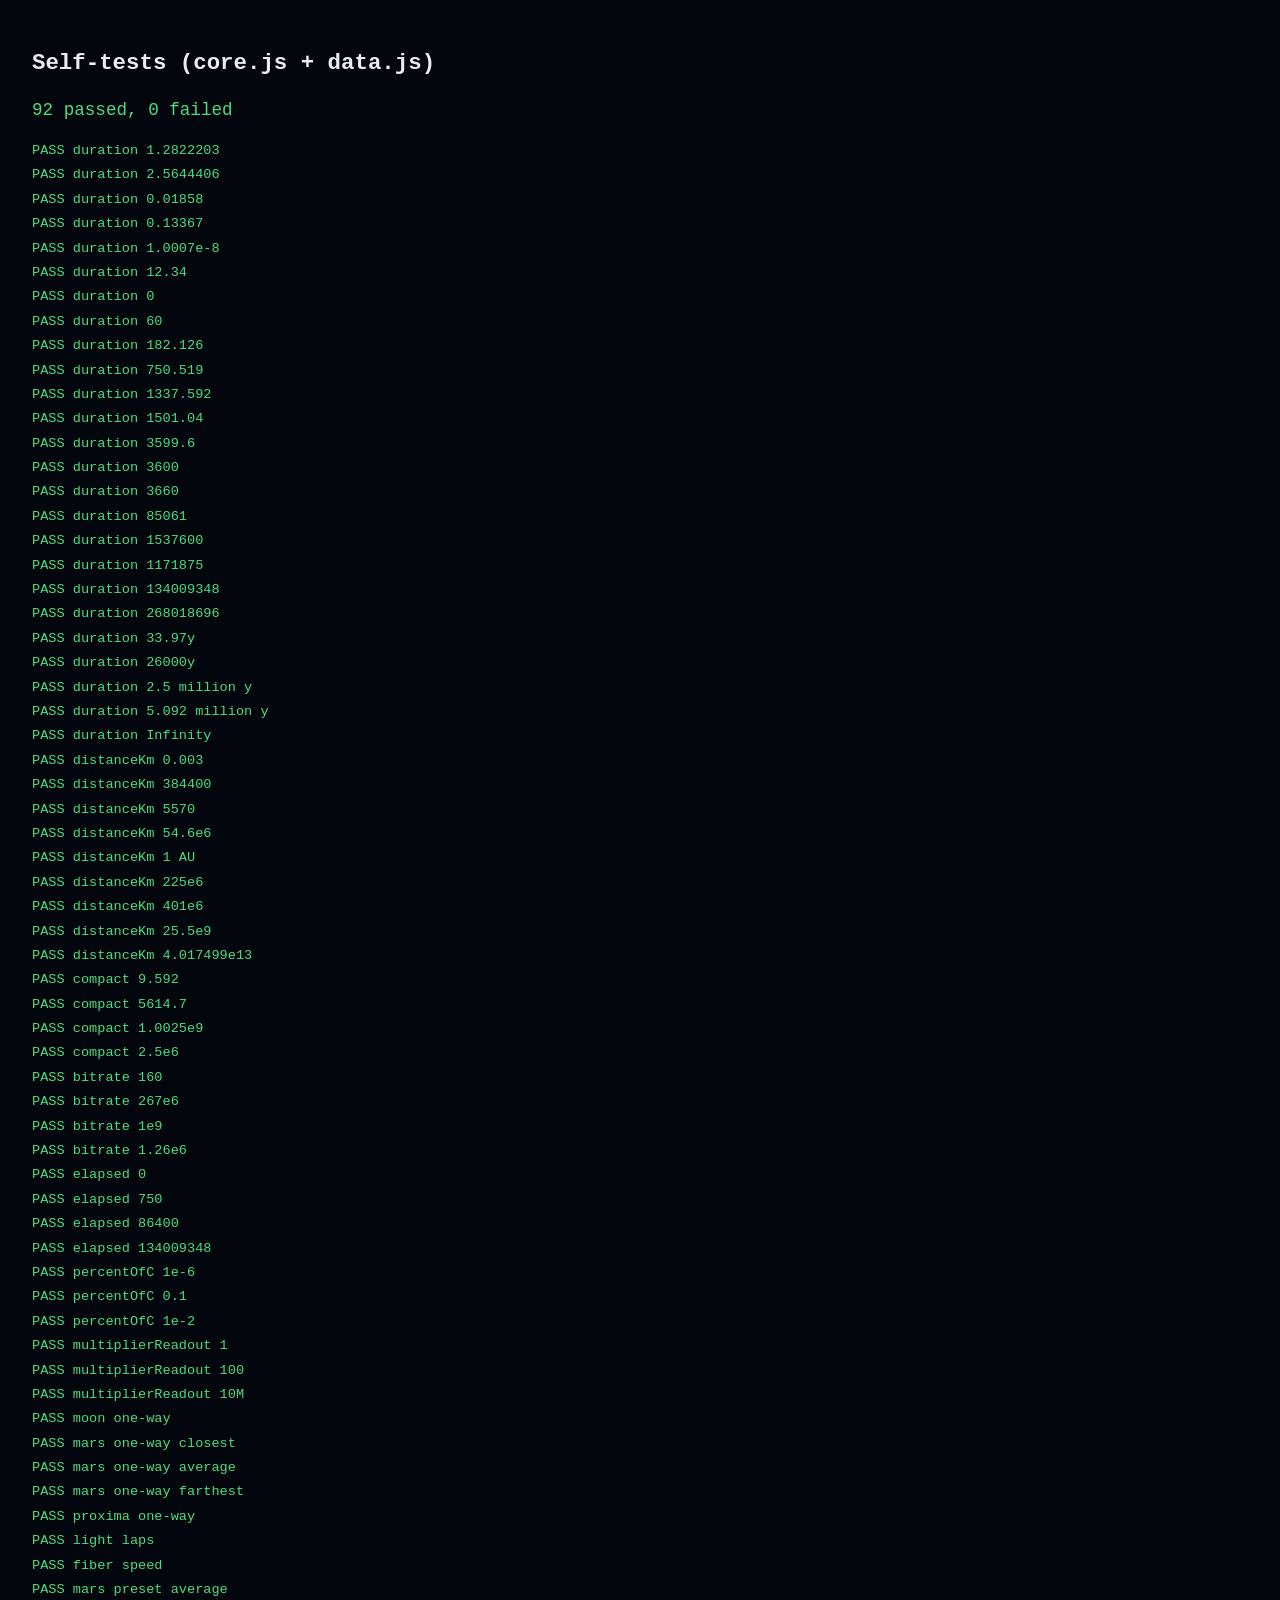
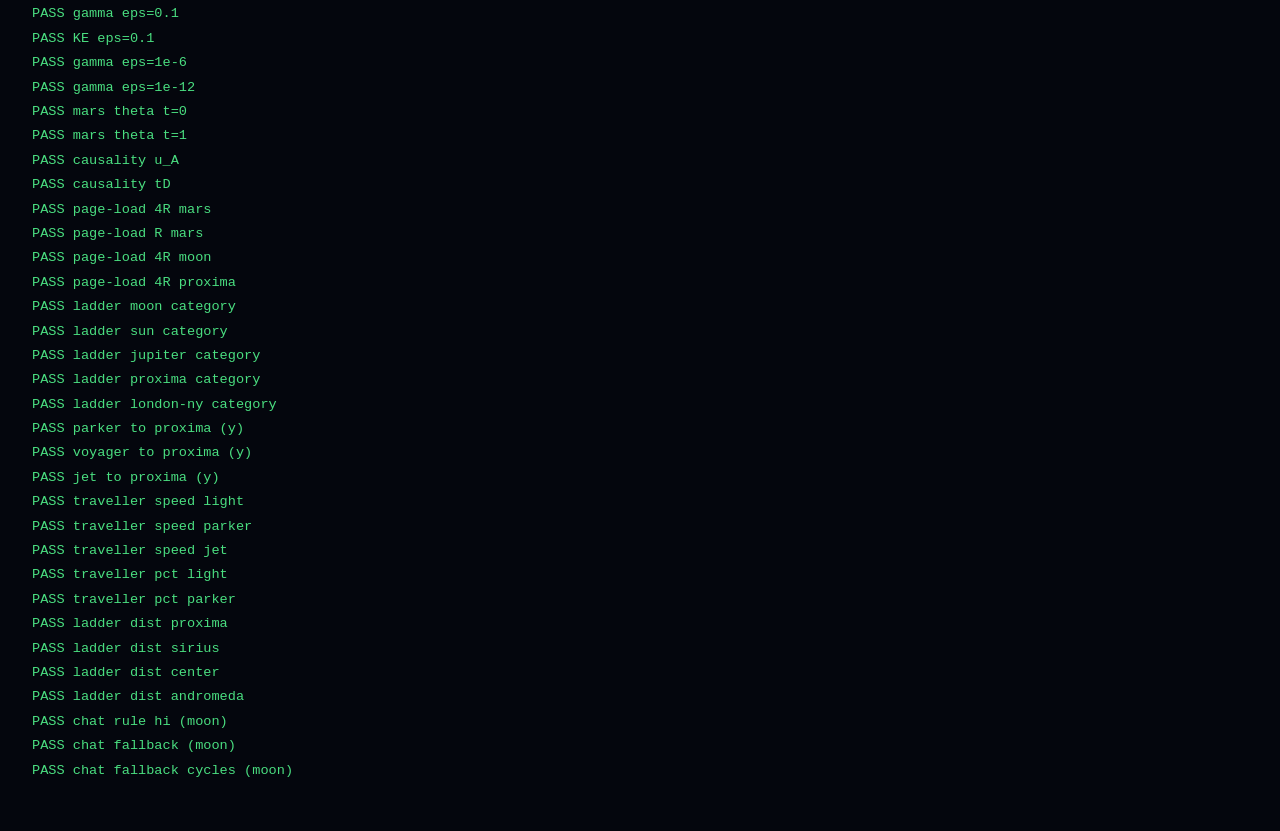
<file: tests.html>
<!DOCTYPE html>
<html lang="en">
<head>
<meta charset="utf-8">
<meta name="viewport" content="width=device-width, initial-scale=1">
<title>Self-tests — The Interplanetary Internet</title>
<style>
  body { font-family: ui-monospace, SFMono-Regular, Menlo, Consolas, monospace; background: #04060D; color: #E8ECF4; padding: 24px; line-height: 1.5; }
  h1 { font-size: 1.4rem; }
  #summary { font-size: 1.1rem; margin: 16px 0; }
  ul { list-style: none; padding: 0; }
  li { padding: 2px 0; font-size: 0.85rem; }
  .pass { color: #4ADE80; }
  .fail { color: #FF6B6B; }
  .name { color: #A9B4C8; }
</style>
</head>
<body>
<h1>Self-tests (core.js + data.js)</h1>
<p id="summary">Running…</p>
<ul id="results"></ul>

<script src="js/core.js"></script>
<script src="js/data.js"></script>
<script>
(function () {
  'use strict';
  var IPI = window.IPI;
  var fmt = IPI.fmt;
  var results = [];
  var list = document.getElementById('results');

  function record(pass, name, detail) {
    results.push({ pass: pass, name: name, detail: detail });
  }

  function eq(name, actual, expected) {
    var pass = actual === expected;
    var detail = pass ? '' : 'expected ' + JSON.stringify(expected) + ' · actual ' + JSON.stringify(actual);
    record(pass, name, detail);
  }

  function near(name, actual, expected, relTol) {
    var tol = relTol * Math.abs(expected);
    var pass = Math.abs(actual - expected) <= tol;
    var detail = pass ? '' : 'expected ≈ ' + expected + ' (±' + tol + ') · actual ' + actual;
    record(pass, name, detail);
  }

  /* ---- fmt.duration ---- */
  eq('duration 1.2822203', fmt.duration(1.2822203), '1.28 s');
  eq('duration 2.5644406', fmt.duration(2.5644406), '2.56 s');
  eq('duration 0.01858', fmt.duration(0.01858), '18.6 ms');
  eq('duration 0.13367', fmt.duration(0.13367), '134 ms');
  eq('duration 1.0007e-8', fmt.duration(1.0007e-8), '10.0 ns');
  eq('duration 12.34', fmt.duration(12.34), '12.3 s');
  eq('duration 0', fmt.duration(0), '0 s');
  eq('duration 60', fmt.duration(60), '1 min');
  eq('duration 182.126', fmt.duration(182.126), '3 min 2 s');
  eq('duration 750.519', fmt.duration(750.519), '12 min 31 s');
  eq('duration 1337.592', fmt.duration(1337.592), '22 min 18 s');
  eq('duration 1501.04', fmt.duration(1501.04), '25 min 1 s');
  eq('duration 3599.6', fmt.duration(3599.6), '1 h');
  eq('duration 3600', fmt.duration(3600), '1 h');
  eq('duration 3660', fmt.duration(3660), '1 h 1 min');
  eq('duration 85061', fmt.duration(85061), '23 h 38 min');
  eq('duration 1537600', fmt.duration(1537600), '17 d 19 h');
  eq('duration 1171875', fmt.duration(1171875), '13 d 14 h');
  eq('duration 134009348', fmt.duration(134009348), '4 y 3 mo');
  eq('duration 268018696', fmt.duration(268018696), '8 y 6 mo');
  eq('duration 33.97y', fmt.duration(33.97 * 31557600), '34 y');
  eq('duration 26000y', fmt.duration(26000 * 31557600), '26,000 y');
  eq('duration 2.5 million y', fmt.duration(2.5e6 * 31557600), '2.5 million y');
  eq('duration 5.092 million y', fmt.duration(5.092e6 * 31557600), '5.09 million y');
  eq('duration Infinity', fmt.duration(Infinity), '∞');

  /* ---- fmt.distanceKm ---- */
  eq('distanceKm 0.003', fmt.distanceKm(0.003), '3 m');
  eq('distanceKm 384400', fmt.distanceKm(384400), '384,400 km');
  eq('distanceKm 5570', fmt.distanceKm(5570), '5,570 km');
  eq('distanceKm 54.6e6', fmt.distanceKm(54600000), '54.6 million km');
  eq('distanceKm 1 AU', fmt.distanceKm(149597870.7), '149.6 million km');
  eq('distanceKm 225e6', fmt.distanceKm(225000000), '225 million km');
  eq('distanceKm 401e6', fmt.distanceKm(401000000), '401 million km');
  eq('distanceKm 25.5e9', fmt.distanceKm(25500000000), '25.5 billion km');
  eq('distanceKm 4.017499e13', fmt.distanceKm(4.017499e13), '40.17 trillion km');

  /* ---- fmt.compact ---- */
  eq('compact 9.592', fmt.compact(9.592), '9.6');
  eq('compact 5614.7', fmt.compact(5614.7), '5,615');
  eq('compact 1.0025e9', fmt.compact(1.0025e9), '1 billion');
  eq('compact 2.5e6', fmt.compact(2.5e6), '2.5 million');

  /* ---- fmt.bitrate ---- */
  eq('bitrate 160', fmt.bitrate(160), '160 bps');
  eq('bitrate 267e6', fmt.bitrate(267e6), '267 Mbps');
  eq('bitrate 1e9', fmt.bitrate(1e9), '1 Gbps');
  eq('bitrate 1.26e6', fmt.bitrate(1.26e6), '1.26 Mbps');

  /* ---- fmt.elapsed ---- */
  eq('elapsed 0', fmt.elapsed(0), 'T+00:00:00');
  eq('elapsed 750', fmt.elapsed(750), 'T+00:12:30');
  eq('elapsed 86400', fmt.elapsed(86400), 'T+1 d');
  eq('elapsed 134009348', fmt.elapsed(134009348), 'T+4 y 3 mo');

  /* ---- fmt.percentOfC ---- */
  eq('percentOfC 1e-6', fmt.percentOfC(1e-6), '99.9999%');
  eq('percentOfC 0.1', fmt.percentOfC(0.1), '90.0%');
  eq('percentOfC 1e-2', fmt.percentOfC(1e-2), '99.0%');

  /* ---- fmt.multiplierReadout ---- */
  eq('multiplierReadout 1', fmt.multiplierReadout(1),
     'Real time — 1 second of your time = 1 second of simulated time');
  eq('multiplierReadout 100', fmt.multiplierReadout(100),
     '1 second of your time = 1 min 40 s of simulated time');
  // Exact algorithm of Section 3.3 rounds 1e7 s to "115 d 18 h" (see README
  // "Spec conflicts": Section 10.2 printed "115 d 17 h").
  eq('multiplierReadout 10M', fmt.multiplierReadout(10000000),
     '1 second of your time = 115 d 18 h of simulated time');

  /* ---- Physics / data ---- */
  near('moon one-way', 384400 / 299792.458, 1.28222, 0.0005);
  near('mars one-way closest', 54600000 / 299792.458, 182.126, 0.0005);
  near('mars one-way average', 225000000 / 299792.458, 750.519, 0.0005);
  near('mars one-way farthest', 401000000 / 299792.458, 1337.592, 0.0005);
  near('proxima one-way', 4.2465 * 9460730472580.8 / 299792.458, 134009348, 0.0005);
  near('light laps', 299792.458 / 40075, 7.4807, 0.0005);
  near('fiber speed', 299792.458 / 1.4682, 204190, 0.001);
  near('mars preset average', IPI.MARS_T_AVG, 0.49191, 0.0005);

  var g1 = IPI.physics.gammaOf(0.1);
  near('gamma eps=0.1', g1, 2.294, 0.001);
  near('KE eps=0.1', IPI.physics.keOf(g1, 1), 1.163e17, 0.005);
  near('gamma eps=1e-6', IPI.physics.gammaOf(1e-6), 707.1, 0.001);
  near('gamma eps=1e-12', IPI.physics.gammaOf(1e-12), 7.071e5, 0.001);

  near('mars theta t=0', IPI.physics.marsTheta(0), 0, 1e-9);
  near('mars theta t=1', IPI.physics.marsTheta(1), Math.PI, 1e-9);

  near('causality u_A', IPI.physics.relAdd(-2, 0.9), 1.375, 0.0005);
  near('causality tD', 1 + -2 / IPI.physics.relAdd(-2, 0.9), -0.4545, 0.0005);

  /* Page-load timeline totals (Section 8.7.A). Moon value follows the exact
     duration algorithm (see README "Spec conflicts"). */
  eq('page-load 4R mars', fmt.duration(4 * 2 * (225000000 / 299792.458)), '1 h 40 min');
  eq('page-load R mars', fmt.duration(2 * (225000000 / 299792.458)), '25 min 1 s');
  eq('page-load 4R moon', fmt.duration(4 * 2 * (384400 / 299792.458)), '10.3 s');
  eq('page-load 4R proxima', fmt.duration(4 * 2 * (4.2465 * 31557600)), '34 y');

  /* Ladder categories */
  eq('ladder moon category', IPI.ladderCategory(2 * (384400 / 299792.458)).text, 'Walkie-talkie');
  eq('ladder sun category', IPI.ladderCategory(2 * (149597870.7 / 299792.458)).text, 'Slow messaging');
  eq('ladder jupiter category', IPI.ladderCategory(2 * (778500000 / 299792.458)).text, 'Email-style');
  eq('ladder proxima category', IPI.ladderCategory(2 * (4.2465 * 31557600)).text, 'Letters');
  eq('ladder london-ny category', IPI.ladderCategory(2 * (5570 / 299792.458)).text, 'Natural voice call');

  /* Traveller times to Proxima (±0.5 %) */
  var proxKm = 4.2465 * 9460730472580.8;
  near('parker to proxima (y)', proxKm / 192 / 31557600, 6630, 0.005);
  near('voyager to proxima (y)', proxKm / 17 / 31557600, 74900, 0.005);
  near('jet to proxima (y)', proxKm / 0.25 / 31557600, 5.09e6, 0.005);

  /* Traveller display text */
  eq('traveller speed light', fmt.travellerSpeed(299792.458), '299,792 km/s');
  eq('traveller speed parker', fmt.travellerSpeed(192), '192 km/s');
  eq('traveller speed jet', fmt.travellerSpeed(0.25), '900 km/h');
  eq('traveller pct light', fmt.percentOfLight(299792.458), '100%');
  eq('traveller pct parker', fmt.percentOfLight(192), '0.064%');

  /* Ladder distance text */
  eq('ladder dist proxima', IPI.ladderDistanceText(IPI.LADDER[13]), '4.2465 light-years');
  eq('ladder dist sirius', IPI.ladderDistanceText(IPI.LADDER[14]), '8.611 light-years');
  eq('ladder dist center', IPI.ladderDistanceText(IPI.LADDER[15]), '26,000 light-years');
  eq('ladder dist andromeda', IPI.ladderDistanceText(IPI.LADDER[16]), '2,500,000 light-years');

  /* Chat reply rules: first match wins, placeholders substituted */
  var r = IPI.chooseReply('moon', 'hello there', 384400 / 299792.458, 0);
  eq('chat rule hi (moon)', r.text.indexOf('walkie-talkies') >= 0, true);
  var rf = IPI.chooseReply('moon', 'zzz qqq', 384400 / 299792.458, 0);
  eq('chat fallback (moon)', rf.text, 'Copy that. Say again if you need to — it only costs us 2.56 s.');
  var rf2 = IPI.chooseReply('moon', 'zzz qqq', 384400 / 299792.458, 1);
  eq('chat fallback cycles (moon)', rf2.text, 'Interesting! Tell me more.');

  /* ---- Render ---- */
  var passed = 0, failed = 0;
  for (var i = 0; i < results.length; i++) {
    var res = results[i];
    var li = document.createElement('li');
    if (res.pass) {
      passed++;
      li.className = 'pass';
      li.textContent = 'PASS  ' + res.name;
    } else {
      failed++;
      li.className = 'fail';
      li.textContent = 'FAIL  ' + res.name + ' — ' + res.detail;
    }
    list.appendChild(li);
  }
  var summary = document.getElementById('summary');
  summary.textContent = passed + ' passed, ' + failed + ' failed';
  summary.className = failed ? 'fail' : 'pass';
})();
</script>
</body>
</html>
</file>
<file: css/styles.css>
/*
 * styles.css — The Interplanetary Internet
 * Design tokens and every style for the page (single file).
 */

/* ============================== Tokens ============================== */

:root {
  --bg-0: #04060D;
  --bg-1: #0A0F1E;
  --bg-2: #101830;
  --surface: rgba(255,255,255,0.045);
  --surface-strong: rgba(255,255,255,0.08);
  --border: rgba(255,255,255,0.10);
  --border-strong: rgba(255,255,255,0.18);
  --text: #E8ECF4;
  --text-dim: #A9B4C8;
  --text-faint: #6E7A92;
  --cyan: #5CE1E6;
  --blue: #3FA0FF;
  --amber: #FFB84D;
  --violet: #9B8CFF;
  --green: #4ADE80;
  --red: #FF6B6B;
  --rust: #E8845A;
  --sun: #FFD166;
  --radius-sm: 8px;
  --radius-md: 14px;
  --radius-lg: 20px;
  --radius-pill: 999px;
  --shadow: 0 10px 40px rgba(0,0,0,0.45);
  --ease: cubic-bezier(0.2, 0.8, 0.2, 1);
  --t-fast: 150ms;
  --t-base: 300ms;
  --t-slow: 600ms;
  --font-sans: ui-sans-serif, system-ui, -apple-system, "Segoe UI", Roboto, "Helvetica Neue", Arial, sans-serif;
  --font-mono: ui-monospace, SFMono-Regular, Menlo, Consolas, "Liberation Mono", monospace;
}

/* ============================== Base ============================== */

*, *::before, *::after { box-sizing: border-box; }

html { scroll-behavior: smooth; }

body {
  margin: 0;
  background: linear-gradient(180deg, var(--bg-0) 0%, var(--bg-1) 50%, var(--bg-0) 100%) fixed;
  color: var(--text);
  font-family: var(--font-sans);
  font-size: 17px;
  line-height: 1.65;
  font-weight: 400;
  overflow-x: hidden;
}

h1 {
  font-size: clamp(2.5rem, 6.5vw, 4.75rem);
  font-weight: 700;
  line-height: 1.05;
  letter-spacing: -0.02em;
  margin: 0 0 24px;
}

h2 {
  font-size: clamp(1.85rem, 3.8vw, 2.9rem);
  font-weight: 700;
  line-height: 1.12;
  letter-spacing: -0.015em;
  margin: 0 0 16px;
}

h3 { font-size: 1.3rem; font-weight: 600; margin: 0 0 12px; line-height: 1.3; }
h4 { font-size: 1.05rem; font-weight: 600; margin: 0 0 8px; line-height: 1.35; }
h5 { font-size: 0.95rem; font-weight: 600; margin: 0 0 8px; }

p { margin: 0 0 16px; max-width: 68ch; }
p:last-child { margin-bottom: 0; }

a { color: var(--cyan); text-decoration: none; }
a:hover { text-decoration: underline; }

.mono {
  font-family: var(--font-mono);
  font-variant-numeric: tabular-nums;
}

.dim { color: var(--text-dim); }
.hint { color: var(--text-faint); font-size: 0.85rem; }
.footnote { color: var(--text-faint); font-size: 0.8rem; margin-top: 12px; }

.eyebrow {
  font-size: 0.78rem;
  text-transform: uppercase;
  letter-spacing: 0.16em;
  color: var(--cyan);
  font-weight: 600;
  margin: 0 0 12px;
}

.lead {
  font-size: 1.2rem;
  color: var(--text-dim);
  max-width: 62ch;
}

.intro { color: var(--text-dim); margin-bottom: 24px; }

.subhead { margin-top: 48px; }

:focus-visible {
  outline: 2px solid var(--cyan);
  outline-offset: 2px;
}

.visually-hidden {
  position: absolute !important;
  width: 1px; height: 1px;
  padding: 0; margin: -1px;
  overflow: hidden;
  clip: rect(0 0 0 0);
  white-space: nowrap;
  border: 0;
}

.skip-link {
  position: absolute;
  left: 16px;
  top: -100px;
  z-index: 100;
  background: var(--cyan);
  color: #04101C;
  padding: 12px 20px;
  border-radius: var(--radius-pill);
  font-weight: 600;
  transition: top var(--t-fast);
}
.skip-link:focus { top: 12px; text-decoration: none; }

.noscript-banner {
  background: rgba(255,184,77,0.14);
  border: 1px solid var(--amber);
  color: var(--amber);
  border-radius: var(--radius-md);
  padding: 16px 20px;
  margin: 24px 0;
}

/* ============================== Starfield ============================== */

#starfield {
  position: fixed;
  inset: 0;
  z-index: 0;
  pointer-events: none;
}

.nav, main, footer { position: relative; z-index: 1; }

/* ============================== Layout ============================== */

.container {
  max-width: 1160px;
  margin: 0 auto;
  padding: 0 24px;
}

.section { padding: 96px 0; scroll-margin-top: 76px; }

.section-head { margin-bottom: 48px; }

.sub-block { margin-top: 64px; }
.sub-block:first-of-type { margin-top: 0; }

.widget { display: flex; flex-direction: column; gap: 32px; }

.cards-grid {
  display: grid;
  gap: 16px;
  grid-template-columns: repeat(auto-fit, minmax(260px, 1fr));
}

.cards-grid-three {
  display: grid;
  gap: 16px;
  grid-template-columns: repeat(auto-fit, minmax(300px, 1fr));
}

.sim-two-col {
  display: grid;
  gap: 16px;
  grid-template-columns: 1fr 1fr;
}

.controls-row {
  display: flex;
  flex-wrap: wrap;
  gap: 12px;
  align-items: center;
}

.control-label {
  font-size: 0.85rem;
  color: var(--text-dim);
  font-weight: 600;
  margin: 0 0 8px;
}

/* ============================== Components ============================== */

.card {
  background: var(--surface);
  border: 1px solid var(--border);
  border-radius: var(--radius-lg);
  padding: 24px;
  backdrop-filter: blur(10px);
  -webkit-backdrop-filter: blur(10px);
}

.card-icon { margin-bottom: 12px; display: block; }

.card-head-row {
  display: flex;
  justify-content: space-between;
  align-items: center;
  gap: 12px;
  margin-bottom: 12px;
}
.card-head-row h3 { margin: 0; }

.btn {
  display: inline-flex;
  align-items: center;
  justify-content: center;
  height: 44px;
  padding: 0 20px;
  border-radius: var(--radius-pill);
  font-family: inherit;
  font-weight: 600;
  font-size: 0.95rem;
  border: 1px solid transparent;
  cursor: pointer;
  text-decoration: none;
  transition: transform var(--t-fast), filter var(--t-fast), background var(--t-fast);
}
.btn:hover { text-decoration: none; }

.btn-primary {
  background: linear-gradient(135deg, #5CE1E6, #3FA0FF);
  color: #04101C;
}
.btn-primary:hover { filter: brightness(1.08); transform: translateY(-1px); }

.btn-secondary {
  background: var(--surface);
  border: 1px solid var(--border-strong);
  color: var(--text);
}
.btn-secondary:hover { background: var(--surface-strong); }

.btn-small { height: 36px; padding: 0 14px; font-size: 0.85rem; }

.btn:disabled, .btn[aria-disabled="true"] {
  opacity: .45;
  cursor: not-allowed;
  transform: none;
  filter: none;
}

.chip {
  position: relative;
  height: 36px;
  padding: 0 14px;
  border-radius: var(--radius-pill);
  border: 1px solid var(--border);
  background: var(--surface);
  color: var(--text-dim);
  font-family: inherit;
  font-size: 0.88rem;
  cursor: pointer;
  white-space: nowrap;
  transition: background var(--t-fast), border-color var(--t-fast), color var(--t-fast);
}
/* 44px tap target */
.chip::before {
  content: "";
  position: absolute;
  left: 0; right: 0;
  top: -4px; bottom: -4px;
}

.chip[aria-pressed="true"], .chip.is-active {
  background: rgba(92,225,230,0.16);
  border-color: var(--cyan);
  color: var(--cyan);
}

.chip-star { color: var(--sun); margin-left: 4px; font-size: 0.8rem; }

.speed-chips {
  display: flex;
  gap: 8px;
  overflow-x: auto;
  padding: 4px 0;
  scroll-snap-type: x proximity;
  -webkit-overflow-scrolling: touch;
  scrollbar-width: thin;
  mask-image: linear-gradient(to right, #000 92%, transparent 100%);
  -webkit-mask-image: linear-gradient(to right, #000 92%, transparent 100%);
}
.speed-chips .chip { scroll-snap-align: start; flex: 0 0 auto; }

.speed-block { margin: 0; }
.speed-readout { color: var(--text-dim); font-size: 0.88rem; margin: 8px 0 0; }

/* Tabs */
.tabs { display: flex; gap: 12px; flex-wrap: wrap; }

.tab {
  display: flex;
  flex-direction: column;
  align-items: flex-start;
  justify-content: center;
  gap: 2px;
  min-height: 60px;
  padding: 10px 18px;
  border-radius: var(--radius-md);
  border: 1px solid var(--border);
  background: var(--surface);
  color: var(--text);
  font-family: inherit;
  cursor: pointer;
  transition: border-color var(--t-fast), background var(--t-fast);
}
.tab-name { font-size: 1rem; font-weight: 600; }
.tab-sub { font-size: 0.8rem; color: var(--text-faint); }
.tab:hover { background: var(--surface-strong); }
.tab[aria-selected="true"] {
  border-color: var(--cyan);
  background: rgba(92,225,230,0.10);
}
.tab[aria-selected="true"] .tab-sub { color: var(--cyan); }

/* Segmented control */
.segmented {
  display: inline-flex;
  flex-wrap: wrap;
  gap: 4px;
  padding: 4px;
  background: var(--surface);
  border: 1px solid var(--border);
  border-radius: var(--radius-pill);
}

.seg-btn {
  height: 36px;
  padding: 0 14px;
  border-radius: var(--radius-pill);
  border: 1px solid transparent;
  background: transparent;
  color: var(--text-dim);
  font-family: inherit;
  font-size: 0.88rem;
  cursor: pointer;
  white-space: nowrap;
  transition: background var(--t-fast), color var(--t-fast);
}
.seg-btn[aria-checked="true"], .seg-btn.is-active {
  background: rgba(92,225,230,0.16);
  border-color: var(--cyan);
  color: var(--cyan);
}

/* Slider */
input[type="range"] {
  -webkit-appearance: none;
  appearance: none;
  width: 100%;
  height: 22px;
  background: transparent;
  cursor: pointer;
  margin: 0;
}
input[type="range"]::-webkit-slider-runnable-track {
  height: 6px;
  border-radius: 3px;
  background: linear-gradient(to right, var(--cyan) 0%, var(--cyan) calc(var(--fill, 50%) ), var(--surface-strong) calc(var(--fill, 50%)), var(--surface-strong) 100%);
}
input[type="range"]::-moz-range-track {
  height: 6px;
  border-radius: 3px;
  background: var(--surface-strong);
}
input[type="range"]::-moz-range-progress {
  height: 6px;
  border-radius: 3px;
  background: var(--cyan);
}
input[type="range"]::-webkit-slider-thumb {
  -webkit-appearance: none;
  appearance: none;
  width: 22px;
  height: 22px;
  margin-top: -8px;
  border-radius: 50%;
  background: var(--cyan);
  border: none;
  box-shadow: 0 0 0 4px rgba(92,225,230,0.25);
}
input[type="range"]::-moz-range-thumb {
  width: 22px;
  height: 22px;
  border-radius: 50%;
  background: var(--cyan);
  border: none;
  box-shadow: 0 0 0 4px rgba(92,225,230,0.25);
}
input[type="range"]:focus-visible { outline: 2px solid var(--cyan); outline-offset: 6px; }

/* Callout */
.callout {
  border-left: 3px solid var(--cyan);
  background: rgba(92,225,230,0.06);
  padding: 16px 20px;
  border-radius: 0 var(--radius-md) var(--radius-md) 0;
}
.callout--warn { border-left-color: var(--amber); background: rgba(255,184,77,0.06); }
.callout--fact { border-left-color: var(--violet); background: rgba(155,140,255,0.06); }
.callout--bad { border-left-color: var(--red); background: rgba(255,107,107,0.06); }

/* Badge */
.badge {
  display: inline-block;
  padding: 4px 10px;
  border-radius: var(--radius-pill);
  font-family: var(--font-mono);
  font-size: 0.72rem;
  text-transform: uppercase;
  letter-spacing: 0.12em;
  white-space: nowrap;
}
.badge-real { color: var(--green); background: rgba(74,222,128,0.14); }
.badge-fast { color: var(--amber); background: rgba(255,184,77,0.14); }
.badge-paused { color: var(--text-dim); background: var(--surface-strong); }

/* Terminal */
.terminal {
  background: #05080F;
  border: 1px solid var(--border);
  border-radius: var(--radius-md);
  font-family: var(--font-mono);
  font-size: 13px;
  line-height: 1.5;
  padding: 14px;
  height: 220px;
  overflow-y: auto;
  white-space: pre-wrap;
  word-break: break-word;
}
.terminal-line { color: #C7F9CC; }
.terminal-header { color: #7DD3FC; }
.terminal-warning { color: var(--amber); }
.terminal-dim { color: var(--text-faint); }

/* Accordion */
.accordion {
  background: var(--surface);
  border: 1px solid var(--border);
  border-radius: var(--radius-md);
  margin-bottom: 12px;
}
.accordion summary {
  cursor: pointer;
  padding: 16px 20px;
  font-weight: 600;
  list-style: none;
  position: relative;
  padding-right: 48px;
}
.accordion summary::-webkit-details-marker { display: none; }
.accordion summary::after {
  content: "";
  position: absolute;
  right: 20px;
  top: 50%;
  width: 8px;
  height: 8px;
  border-right: 2px solid var(--text-dim);
  border-bottom: 2px solid var(--text-dim);
  transform: translateY(-70%) rotate(45deg);
  transition: transform var(--t-base) var(--ease);
}
.accordion[open] summary::after { transform: translateY(-30%) rotate(225deg); }
.accordion p { padding: 0 20px 16px; color: var(--text-dim); }

/* Stat tile */
.stat-tile {
  background: var(--surface);
  border: 1px solid var(--border);
  border-radius: var(--radius-lg);
  padding: 24px;
  position: relative;
  overflow: hidden;
}
.stat-label {
  font-size: 0.8rem;
  text-transform: uppercase;
  letter-spacing: 0.08em;
  color: var(--text-faint);
  margin: 0 0 8px;
}
.stat-value {
  font-size: clamp(1.6rem, 3vw, 2.4rem);
  margin: 0 0 8px;
  line-height: 1.1;
}
.stat-note { font-size: 0.82rem; color: var(--text-faint); margin: 0; }

/* Readout lists */
.readout {
  display: grid;
  grid-template-columns: auto 1fr;
  gap: 8px 16px;
  margin: 0 0 16px;
}
.readout dt { color: var(--text-dim); font-size: 0.92rem; }
.readout dd { margin: 0; text-align: right; font-size: 0.95rem; }

.mini-list { list-style: none; margin: 0; padding: 0; font-size: 0.9rem; }
.mini-list li { padding: 2px 0; color: var(--text-dim); }

.data-table { width: 100%; border-collapse: collapse; font-size: 0.9rem; }
.data-table th {
  text-align: left;
  color: var(--text-faint);
  font-weight: 600;
  font-size: 0.8rem;
  padding: 6px 8px 6px 0;
}
.data-table td { padding: 6px 8px 6px 0; border-top: 1px solid var(--border); }
.data-table tr.is-light td { color: var(--cyan); }

.plain-list { padding-left: 20px; color: var(--text-dim); }
.plain-list li { margin-bottom: 8px; }

.notes { color: var(--text-faint); font-size: 0.85rem; }
.notes p { margin-bottom: 8px; max-width: none; }

.canvas-caption { font-size: 0.8rem; color: var(--text-faint); margin: 8px 0 0; }

/* Reveal */
.reveal {
  opacity: 0;
  transform: translateY(16px);
  transition: opacity var(--t-slow) var(--ease), transform var(--t-slow) var(--ease);
}
.reveal.is-visible { opacity: 1; transform: none; }

/* ============================== Nav ============================== */

.nav {
  position: sticky;
  top: 0;
  z-index: 50;
  height: 60px;
  background: rgba(4,6,13,0.92);
  border-bottom: 1px solid var(--border);
}
@supports (backdrop-filter: blur(14px)) or (-webkit-backdrop-filter: blur(14px)) {
  .nav { background: rgba(4,6,13,0.72); -webkit-backdrop-filter: blur(14px); backdrop-filter: blur(14px); }
}

.nav-inner {
  max-width: 1160px;
  margin: 0 auto;
  padding: 0 24px;
  height: 60px;
  display: flex;
  align-items: center;
  justify-content: space-between;
  gap: 24px;
}

.brand {
  display: flex;
  align-items: center;
  gap: 12px;
  color: var(--text);
  font-weight: 600;
  text-decoration: none;
  flex: 0 0 auto;
}
.brand:hover { text-decoration: none; }
.brand-mark { flex: 0 0 auto; }

.nav-links {
  display: flex;
  gap: 4px;
  overflow-x: auto;
  scrollbar-width: none;
}
.nav-links::-webkit-scrollbar { display: none; }
.nav-links a {
  color: var(--text-dim);
  font-size: 0.9rem;
  font-weight: 600;
  padding: 8px 12px;
  border-radius: var(--radius-pill);
  white-space: nowrap;
  text-decoration: none;
  border-bottom: 2px solid transparent;
}
.nav-links a:hover { color: var(--text); background: var(--surface); text-decoration: none; }
.nav-links a.is-active { color: var(--cyan); border-bottom-color: var(--cyan); }

.nav-progress {
  position: absolute;
  left: 0;
  bottom: 0;
  height: 3px;
  width: 0;
  background: linear-gradient(90deg, var(--cyan), var(--blue));
}

/* ============================== Hero ============================== */

.hero {
  min-height: 100vh;
  min-height: 100svh;
  display: flex;
  flex-direction: column;
  justify-content: center;
  position: relative;
  padding: 96px 0 64px;
}
.hero::after {
  content: "";
  position: absolute;
  inset: 0;
  background: radial-gradient(ellipse at 50% 120%, rgba(63,160,255,0.35), transparent 60%);
  pointer-events: none;
  z-index: -1;
}

.hero-inner { position: relative; }
.hero-copy { max-width: 760px; }
.hero-actions { display: flex; gap: 12px; flex-wrap: wrap; margin: 32px 0 48px; }

.hero-tiles {
  display: grid;
  grid-template-columns: repeat(3, 1fr);
  gap: 16px;
}

.tile-track {
  position: absolute;
  top: 0; left: 0; right: 0;
  height: 1px;
  background: var(--border);
  overflow: visible;
}
.tile-packet {
  position: absolute;
  top: -2.5px;
  left: 0;
  width: 6px;
  height: 6px;
  border-radius: 50%;
  background: var(--cyan);
  box-shadow: 0 0 10px var(--cyan);
  animation: tile-slide 1.28s linear infinite;
}
@keyframes tile-slide {
  from { left: 0; opacity: 1; }
  90% { opacity: 1; }
  to { left: calc(100% - 6px); opacity: 0; }
}

.scroll-cue {
  position: absolute;
  left: 50%;
  bottom: 0;
  transform: translateX(-50%);
  display: flex;
  flex-direction: column;
  align-items: center;
  gap: 4px;
  color: var(--text-faint);
  font-size: 0.78rem;
  text-transform: uppercase;
  letter-spacing: 0.16em;
  animation: cue-bob 1.6s ease-in-out infinite;
}
@keyframes cue-bob {
  0%, 100% { transform: translate(-50%, 0); }
  50% { transform: translate(-50%, -6px); }
}

/* ============================== Problem ============================== */

.terms-card { margin-top: 32px; }
.terms {
  display: grid;
  grid-template-columns: 1fr 1fr;
  gap: 16px 32px;
  margin: 0;
}
.terms dt { font-weight: 600; color: var(--cyan); }
.terms dd { margin: 4px 0 0; color: var(--text-dim); }
.glossary dt { font-size: 0.98rem; }
.glossary dd { font-size: 0.92rem; }

/* ============================== Simulator ============================== */

.sim-topbar {
  display: flex;
  justify-content: space-between;
  align-items: flex-start;
  gap: 16px;
  flex-wrap: wrap;
}

.sim-canvas {
  width: 100%;
  height: clamp(260px, 38vw, 420px);
  border-radius: var(--radius-lg);
  background: rgba(4,6,13,0.55);
  border: 1px solid var(--border);
  display: block;
}

.mars-panel { display: flex; flex-direction: column; gap: 16px; }
.mars-controls { display: flex; flex-direction: column; gap: 12px; }
.mars-slider-row { display: grid; grid-template-columns: 1fr auto; gap: 8px 16px; align-items: center; }
.mars-slider-row label { grid-column: 1 / -1; }
.mars-dist { margin: 0; font-size: 0.9rem; color: var(--text-dim); white-space: nowrap; }
.mars-canvas { width: 260px; max-width: 100%; aspect-ratio: 1; height: auto; display: block; }

.terminal-wrap { display: flex; flex-direction: column; gap: 8px; }

.packets-list { display: flex; flex-direction: column; gap: 8px; }
.packet-row {
  display: grid;
  grid-template-columns: 3.5rem 4.5rem 7rem 1fr 7rem;
  gap: 12px;
  align-items: center;
  font-size: 0.85rem;
}
.packet-bar {
  height: 6px;
  border-radius: 3px;
  background: var(--surface-strong);
  overflow: hidden;
}
.packet-bar-fill { height: 100%; border-radius: 3px; background: var(--cyan); }
.packet-head {
  display: grid;
  grid-template-columns: 3.5rem 4.5rem 7rem 1fr 7rem;
  gap: 12px;
  font-size: 0.75rem;
  color: var(--text-faint);
  text-transform: uppercase;
  letter-spacing: 0.06em;
}

.subhead { font-size: 1.3rem; }

/* ============================== Chat ============================== */

.chat-controls { display: flex; flex-direction: column; gap: 16px; }

.lane {
  display: flex;
  flex-direction: column;
  gap: 12px;
  padding: 16px 24px;
}
.lane-track {
  display: grid;
  grid-template-columns: auto 1fr auto;
  align-items: center;
  gap: 12px;
  height: 24px;
  position: relative;
}
.lane-line {
  position: relative;
  height: 2px;
  background: var(--border-strong);
  border-radius: 1px;
  min-width: 0;
}
.lane-end { font-size: 0.78rem; color: var(--text-faint); white-space: nowrap; }
.lane-env {
  position: absolute;
  top: 50%;
  transform: translate(-50%, -50%);
  color: var(--cyan);
}

.chat-panes {
  display: grid;
  grid-template-columns: 1fr 1fr;
  gap: 16px;
}

.phone-pane { display: flex; flex-direction: column; padding: 16px; }
.phone-head { display: flex; align-items: center; gap: 12px; margin-bottom: 8px; }
.avatar {
  width: 40px; height: 40px;
  border-radius: 50%;
  display: inline-flex;
  align-items: center;
  justify-content: center;
  font-weight: 700;
  font-size: 0.85rem;
  color: #04101C;
  flex: 0 0 auto;
}
.avatar-you { background: var(--cyan); }
.phone-id { min-width: 0; flex: 1; }
.phone-name { margin: 0; font-weight: 600; }
.phone-role { margin: 0; font-size: 0.8rem; color: var(--text-faint); }
.phone-status { font-size: 0.75rem; color: var(--green); }
.phone-badge { font-size: 0.75rem; color: var(--text-faint); margin: 0 0 8px; }

.phone-messages {
  min-height: 320px;
  max-height: 420px;
  overflow-y: auto;
  display: flex;
  flex-direction: column;
  gap: 12px;
  padding: 8px 0;
  background: rgba(4,6,13,0.35);
  border: 1px solid var(--border);
  border-radius: var(--radius-md);
  padding: 12px;
}
.phone-empty { color: var(--text-faint); text-align: center; margin: auto; font-size: 0.9rem; }

.bubble-wrap { display: flex; flex-direction: column; max-width: 85%; }
.bubble-wrap.is-me { align-self: flex-end; align-items: flex-end; }
.bubble-wrap.is-them { align-self: flex-start; }
.bubble {
  padding: 8px 14px;
  border-radius: 16px;
  font-size: 0.92rem;
  line-height: 1.45;
}
.bubble-wrap.is-me .bubble {
  background: rgba(92,225,230,0.16);
  border: 1px solid rgba(92,225,230,0.35);
  border-bottom-right-radius: 4px;
}
.bubble-wrap.is-them .bubble {
  background: var(--surface-strong);
  border: 1px solid var(--border);
  border-bottom-left-radius: 4px;
}
.bubble-meta {
  font-size: 0.78rem;
  font-family: var(--font-mono);
  color: var(--text-faint);
  margin-top: 4px;
}
.meta-icon { margin-left: 4px; color: var(--text-faint); }
.meta-icon.is-double { color: var(--cyan); }
.bubble-progress {
  height: 3px;
  width: 100%;
  border-radius: 2px;
  background: var(--surface-strong);
  margin-top: 4px;
  overflow: hidden;
}
.bubble-progress-fill { height: 100%; background: var(--cyan); border-radius: 2px; }

.typing {
  align-self: flex-start;
  display: inline-flex;
  align-items: center;
  gap: 6px;
  padding: 8px 14px;
  border-radius: 16px;
  border-bottom-left-radius: 4px;
  background: var(--surface-strong);
  border: 1px solid var(--border);
  color: var(--text-faint);
  font-size: 0.85rem;
}
.typing-dots { display: inline-flex; gap: 3px; }
.typing-dots span {
  width: 5px; height: 5px;
  border-radius: 50%;
  background: var(--text-faint);
  animation: typing-bounce 1.2s ease-in-out infinite;
}
.typing-dots span:nth-child(2) { animation-delay: 0.15s; }
.typing-dots span:nth-child(3) { animation-delay: 0.3s; }
@keyframes typing-bounce {
  0%, 60%, 100% { transform: translateY(0); opacity: .5; }
  30% { transform: translateY(-3px); opacity: 1; }
}

.phone-footer {
  margin-top: 8px;
  font-size: 0.8rem;
  color: var(--text-faint);
}

.chat-input-area { display: flex; flex-direction: column; gap: 12px; }
.quick-chips { display: flex; flex-wrap: wrap; gap: 8px; }
.input-row { display: flex; gap: 12px; }
.input-row input {
  flex: 1;
  min-width: 0;
  height: 44px;
  padding: 0 16px;
  border-radius: var(--radius-pill);
  border: 1px solid var(--border-strong);
  background: var(--surface);
  color: var(--text);
  font-family: inherit;
  font-size: 1rem;
}
.input-row input::placeholder { color: var(--text-faint); }
.char-counter { font-size: 0.78rem; color: var(--text-faint); text-align: right; margin: 0; }

.timeline {
  list-style: none;
  margin: 0;
  padding: 0;
  max-height: 300px;
  overflow-y: auto;
  display: flex;
  flex-direction: column;
  gap: 8px;
}
.timeline li {
  display: grid;
  grid-template-columns: 6.5rem auto 1fr;
  gap: 8px;
  align-items: baseline;
  font-size: 0.85rem;
  padding-bottom: 8px;
  border-bottom: 1px solid var(--border);
}
.timeline li:last-child { border-bottom: none; }
.loc-badge {
  font-size: 0.68rem;
  text-transform: uppercase;
  letter-spacing: 0.08em;
  padding: 2px 8px;
  border-radius: var(--radius-pill);
  border: 1px solid currentColor;
  justify-self: start;
}

/* ============================== Light ============================== */

.lap-layout {
  display: grid;
  grid-template-columns: 1fr minmax(240px, 340px);
  gap: 32px;
  align-items: start;
}
.big-number {
  font-size: clamp(2.2rem, 4.5vw, 3.4rem);
  color: var(--cyan);
  line-height: 1.1;
  margin: 0 0 16px;
  display: flex;
  align-items: baseline;
  gap: 12px;
}
.big-unit { font-size: 1.1rem; color: var(--text-dim); }
.lap-canvas {
  width: 100%;
  max-width: 340px;
  aspect-ratio: 1;
  height: auto;
  border-radius: var(--radius-lg);
  background: rgba(4,6,13,0.55);
  border: 1px solid var(--border);
  justify-self: center;
}
.lap-counter { margin-top: 16px; color: var(--text-dim); }

.race-controls { display: flex; flex-direction: column; gap: 16px; margin-bottom: 16px; }
.race-clock { color: var(--text-dim); margin-bottom: 16px; }
.race-lanes { display: flex; flex-direction: column; gap: 16px; margin-bottom: 24px; }

.race-lane {
  display: grid;
  grid-template-columns: minmax(200px, 280px) 1fr 14ch;
  gap: 16px;
  align-items: center;
}
.race-name { display: flex; align-items: center; gap: 8px; font-size: 0.95rem; }
.race-dot { width: 10px; height: 10px; border-radius: 50%; flex: 0 0 auto; }
.race-sub { font-size: 0.78rem; color: var(--text-dim); margin: 2px 0 0 18px; font-family: var(--font-mono); }
.race-track {
  position: relative;
  height: 10px;
  border-radius: 5px;
  background: var(--surface-strong);
  overflow: visible;
}
.race-fill {
  position: absolute;
  inset: 0;
  border-radius: 5px;
  transform-origin: left;
  transform: scaleX(0);
}
.race-flag {
  position: absolute;
  right: -2px;
  top: -5px;
  font-size: 0.7rem;
  color: var(--text-faint);
}
.race-status { font-family: var(--font-mono); font-size: 0.82rem; text-align: right; }
.race-position { font-family: var(--font-mono); font-size: 0.75rem; color: var(--text-faint); margin: 4px 0 0; grid-column: 2; }

.ladder { position: relative; }
.ladder-ruler {
  position: relative;
  height: 34px;
  margin-left: 240px;
  margin-right: 220px;
  display: none;
}
.ladder-ruler span {
  position: absolute;
  top: 0;
  font-size: 0.72rem;
  color: var(--text-faint);
  transform: translateX(-50%);
  white-space: nowrap;
}
.ladder-gridline {
  position: absolute;
  top: 34px;
  bottom: 0;
  width: 1px;
  background: rgba(255,255,255,0.06);
  display: none;
}
.ladder-head {
  display: none;
  grid-template-columns: 240px 1fr 110px 110px auto;
  gap: 16px;
  font-size: 0.75rem;
  color: var(--text-faint);
  text-transform: uppercase;
  letter-spacing: 0.06em;
  padding-bottom: 8px;
}
.ladder-row {
  display: grid;
  grid-template-columns: 240px 1fr 110px 110px auto;
  gap: 16px;
  align-items: center;
  padding: 8px 8px;
  border-radius: var(--radius-sm);
}
.ladder-row:hover, .ladder-row:focus-within { background: var(--surface-strong); }
.ladder-label { font-size: 0.92rem; }
.ladder-note { font-size: 0.75rem; color: var(--text-faint); }
.ladder-bar-track { min-width: 0; }
.ladder-bar {
  height: 10px;
  border-radius: 5px;
  width: 0;
  transition: width var(--t-slow) var(--ease);
}
.ladder-dist { font-size: 0.78rem; color: var(--text-faint); margin: 4px 0 0; }
.ladder-time { font-family: var(--font-mono); font-size: 0.85rem; }
.ladder-rtt { font-family: var(--font-mono); font-size: 0.85rem; color: var(--text-dim); }
.cat-chip {
  font-size: 0.72rem;
  padding: 3px 10px;
  border-radius: var(--radius-pill);
  border: 1px solid currentColor;
  white-space: nowrap;
}

.bp-widget { display: flex; flex-direction: column; gap: 24px; }
.bp-controls {
  display: grid;
  grid-template-columns: repeat(auto-fit, minmax(220px, 1fr));
  gap: 24px;
}
.bp-bps { margin: 8px 0 0; color: var(--cyan); }
.bp-bar {
  display: flex;
  height: 36px;
  border-radius: 10px;
  overflow: hidden;
  background: var(--surface-strong);
}
.bp-seg {
  display: flex;
  align-items: center;
  justify-content: center;
  font-size: 0.78rem;
  font-family: var(--font-mono);
  color: #04101C;
  overflow: hidden;
  white-space: nowrap;
  min-width: 0;
  transition: width var(--t-base) var(--ease);
}
.bp-travel { background: var(--amber); }
.bp-transfer { background: var(--cyan); }
.bp-readout { grid-template-columns: auto 1fr; }
.bp-readout dd { text-align: right; }

/* ============================== Limit ============================== */

.wall-widget { display: flex; flex-direction: column; gap: 24px; }
.wall-slider-row {
  display: grid;
  grid-template-columns: auto 1fr auto;
  gap: 12px;
  align-items: center;
}
.wall-end { font-size: 0.75rem; color: var(--text-faint); max-width: 12ch; }
.wall-grid {
  display: grid;
  grid-template-columns: repeat(3, 1fr);
  gap: 16px;
}
.wall-tile {
  background: rgba(4,6,13,0.35);
  border: 1px solid var(--border);
  border-radius: var(--radius-md);
  padding: 16px;
}
.wall-tile .stat-value { font-size: clamp(1.2rem, 2.2vw, 1.7rem); }
.wall-tile .stat-value-sm { font-size: 0.98rem; margin: 0; }
.wall-tile .stat-note { margin-top: 8px; }

.wall-graphic {
  position: relative;
  height: 56px;
  border-radius: var(--radius-md);
  overflow: visible;
}
.wall-gradient {
  position: absolute;
  inset: 0;
  border-radius: var(--radius-md);
  background: linear-gradient(90deg, #1458B8, #3FA0FF 35%, #FFB84D 70%, #FFF6E0);
}
.wall-c-line {
  position: absolute;
  right: 0;
  top: -6px;
  bottom: -6px;
  width: 2px;
  background: #FFFFFF;
  box-shadow: 0 0 12px rgba(255,255,255,0.9);
}
.wall-c-line span {
  position: absolute;
  top: -22px;
  right: 0;
  font-family: var(--font-mono);
  font-size: 0.85rem;
  color: #FFFFFF;
}
.wall-marker {
  position: absolute;
  top: 0;
  bottom: 0;
  width: 2px;
  background: var(--cyan);
  box-shadow: 0 0 8px var(--cyan);
  transition: left var(--t-fast) linear;
}
.wall-marker-label {
  position: absolute;
  top: -24px;
  left: 50%;
  transform: translateX(-50%);
  font-size: 0.72rem;
  color: var(--cyan);
  white-space: nowrap;
}

.causal-layout {
  display: grid;
  grid-template-columns: 1fr minmax(280px, 380px);
  gap: 32px;
  align-items: start;
  border-radius: var(--radius-lg);
}
.causal-layout:focus-visible { outline: 2px solid var(--cyan); outline-offset: 4px; }
.causal-diagram svg { width: 100%; max-width: 100%; height: auto; display: block; }
.causal-card { align-self: start; }
.causal-counter { font-size: 0.8rem; color: var(--text-faint); margin: 0 0 8px; }
.causal-dots { display: flex; gap: 6px; margin-bottom: 12px; }
.causal-dot {
  width: 8px; height: 8px;
  border-radius: 50%;
  background: var(--surface-strong);
  border: 1px solid var(--border-strong);
}
.causal-dot.is-active { background: var(--cyan); border-color: var(--cyan); }

/* causality SVG */
.cg-grid line { stroke: rgba(255,255,255,0.06); stroke-width: 1; }
.cg-axes line { stroke: rgba(255,255,255,0.25); stroke-width: 1; }
.cg-axes polygon { fill: rgba(255,255,255,0.25); }
.cg-axis-label { fill: var(--text-faint); font-size: 11px; font-family: var(--font-mono); }
.cg-rays line { stroke: var(--sun); stroke-opacity: 0.55; stroke-width: 1.5; stroke-dasharray: 6 6; }
.cg-label { font-size: 11px; font-family: var(--font-sans); }
.cg-label-sun { fill: var(--sun); }
.cg-label-cyan { fill: var(--cyan); }
.cg-label-amber { fill: var(--amber); }
.cg-label-violet { fill: var(--violet); }
.cg-label-reply { fill: #FF5AA5; }
.cg-alice line { stroke: var(--cyan); stroke-width: 3; }
.cg-a circle { fill: var(--cyan); }
.cg-signal line { stroke: var(--amber); stroke-width: 3; }
.cg-signal polygon { fill: var(--amber); }
.cg-b circle { fill: var(--amber); }
.cg-ship line { stroke: var(--violet); stroke-width: 3; stroke-dasharray: 2 6; stroke-linecap: round; }
.cg-reply line { stroke: #FF5AA5; stroke-width: 3; }
.cg-reply polygon { fill: #FF5AA5; }
.cg-d circle:not(.cg-pulse) { fill: #FF5AA5; }
.cg-pulse { fill: none; stroke: #FF5AA5; stroke-width: 2; opacity: 0; transform-box: fill-box; transform-origin: center; }
.cg-bracket path { stroke: #FF5AA5; stroke-width: 1.5; fill: none; }
.cg-stamp rect { fill: none; stroke: #FF6B6B; stroke-width: 3; }
.cg-stamp text { fill: #FF6B6B; font-size: 34px; font-weight: 700; letter-spacing: 0.08em; font-family: var(--font-sans); }

/* step visibility */
.cg-signal, .cg-b, .cg-ship, .cg-reply, .cg-d, .cg-bracket, .cg-stamp { opacity: 0; transition: opacity 400ms var(--ease); }
#causal-svg .cg-reply line { stroke-dasharray: 322; stroke-dashoffset: 0; }
#causal-svg[data-step="3"] .cg-reply { opacity: 1; }
#causal-svg[data-step="3"] .cg-reply line { animation: draw-reply 400ms var(--ease) both; }
#causal-svg[data-step="4"] .cg-reply,
#causal-svg[data-step="5"] .cg-reply { opacity: 1; }
@keyframes draw-reply { from { stroke-dashoffset: 322; } to { stroke-dashoffset: 0; } }

#causal-svg[data-step="2"] .cg-signal,
#causal-svg[data-step="2"] .cg-b,
#causal-svg[data-step="3"] .cg-signal,
#causal-svg[data-step="3"] .cg-b,
#causal-svg[data-step="3"] .cg-ship,
#causal-svg[data-step="4"] .cg-signal,
#causal-svg[data-step="4"] .cg-b,
#causal-svg[data-step="4"] .cg-ship,
#causal-svg[data-step="5"] .cg-signal,
#causal-svg[data-step="5"] .cg-b,
#causal-svg[data-step="5"] .cg-ship { opacity: 1; }

#causal-svg[data-step="4"] .cg-d,
#causal-svg[data-step="4"] .cg-bracket,
#causal-svg[data-step="5"] .cg-d,
#causal-svg[data-step="5"] .cg-bracket { opacity: 1; }

#causal-svg[data-step="4"] .cg-pulse { animation: pulse-ring 1.2s ease-out infinite; }
@keyframes pulse-ring {
  0% { transform: scale(1); opacity: 0.9; }
  100% { transform: scale(2.3); opacity: 0; }
}

#causal-svg[data-step="5"] .cg-stamp { opacity: 1; transition: opacity 400ms var(--ease) 200ms; }
#causal-svg[data-step="5"] { opacity: 0.75; transition: opacity 400ms var(--ease); }

.myths-grid .myth-card-wide { grid-column: 1 / -1; }
.status-chip {
  float: right;
  font-size: 0.72rem;
  padding: 3px 10px;
  border-radius: var(--radius-pill);
  border: 1px solid currentColor;
  margin-left: 12px;
}
.status-chip--red { color: var(--red); }
.status-chip--amber { color: var(--amber); }
.status-chip--green { color: var(--green); }
.myth-card h4 { padding-right: 120px; }

.ent-demo {
  margin-top: 24px;
  padding-top: 24px;
  border-top: 1px solid var(--border);
}
.ent-controls { display: flex; flex-direction: column; gap: 12px; margin-bottom: 16px; }
.ent-compare-wrap { display: flex; flex-direction: column; }
.ent-compare-hint { display: none; margin: 4px 0 0; }
.ent-rows { display: flex; flex-direction: column; gap: 8px; }
.ent-row-label { font-size: 0.85rem; color: var(--text-dim); font-weight: 600; margin: 0; }
.ent-bits { display: flex; flex-wrap: wrap; gap: 4px; }
.ent-bit {
  width: 22px; height: 22px;
  border-radius: 4px;
  display: inline-flex;
  align-items: center;
  justify-content: center;
  font-family: var(--font-mono);
  font-size: 0.72rem;
  color: #04101C;
}
.ent-bit.bit-0 { background: var(--cyan); }
.ent-bit.bit-1 { background: var(--amber); }
.ent-bit.is-match { outline: 2px solid var(--green); outline-offset: 1px; }
.ent-prompt { margin: 4px 0; font-size: 0.85rem; }
.ent-summary { margin-top: 16px; font-size: 0.92rem; }
.ent-summary p { margin-bottom: 8px; }

/* ============================== DTN ============================== */

.pl-widget { display: flex; flex-direction: column; gap: 24px; }
.pl-controls { display: flex; flex-wrap: wrap; gap: 16px; align-items: center; justify-content: space-between; }
.pl-rows { position: relative; display: flex; flex-direction: column; gap: 16px; }
.pl-row { display: grid; grid-template-columns: 1fr; gap: 6px; }
.pl-label { font-size: 0.85rem; color: var(--text-dim); margin: 0; }
.pl-track {
  display: flex;
  height: 34px;
  border-radius: var(--radius-sm);
  background: rgba(4,6,13,0.4);
  border: 1px solid var(--border);
  overflow: hidden;
  position: relative;
}
.pl-seg {
  position: relative;
  flex: 1;
  border-right: 1px solid rgba(4,6,13,0.5);
  overflow: hidden;
  min-width: 0;
}
.pl-seg:last-child { border-right: none; }
.pl-seg-blue { background: rgba(63,160,255,0.22); }
.pl-seg-violet { background: rgba(155,140,255,0.22); }
.pl-seg-cyan { background: rgba(92,225,230,0.18); flex: 1; }
.pl-fill {
  position: absolute;
  inset: 0 auto 0 0;
  width: 0;
}
.pl-seg-blue .pl-fill { background: var(--blue); }
.pl-seg-violet .pl-fill { background: var(--violet); }
.pl-seg-cyan .pl-fill { background: var(--cyan); }
.pl-seg-label {
  position: absolute;
  inset: 0;
  display: flex;
  align-items: center;
  justify-content: center;
  font-size: 0.68rem;
  font-family: var(--font-mono);
  color: var(--text);
  white-space: nowrap;
  overflow: hidden;
  padding: 0 4px;
  text-overflow: ellipsis;
}
.pl-cache-marker {
  display: flex;
  align-items: center;
  gap: 8px;
  padding-left: 4px;
  font-size: 0.72rem;
  font-family: var(--font-mono);
  color: var(--green);
}
.pl-cache-marker::before {
  content: "";
  width: 10px; height: 10px;
  border-radius: 50%;
  background: var(--green);
  flex: 0 0 auto;
}
.pl-end { font-size: 0.8rem; color: var(--text-dim); margin: 0; }
.pl-end-green { color: var(--green); }
.pl-playhead {
  position: absolute;
  top: 18px;
  bottom: 0;
  width: 2px;
  background: var(--sun);
  box-shadow: 0 0 8px var(--sun);
  left: 0;
}
.pl-ruler {
  position: relative;
  height: 20px;
  margin-top: -8px;
}
.pl-ruler span {
  position: absolute;
  transform: translateX(-50%);
  font-size: 0.7rem;
  color: var(--text-faint);
  font-family: var(--font-mono);
  white-space: nowrap;
}

.sfd-widget { display: flex; flex-direction: column; gap: 24px; }
.sfd-flow {
  position: relative;
  display: flex;
  align-items: center;
  gap: 0;
}
.sfd-node {
  flex: 0 0 auto;
  width: 150px;
  background: rgba(4,6,13,0.45);
  border: 1px solid var(--border-strong);
  border-radius: var(--radius-md);
  padding: 12px;
  text-align: center;
  position: relative;
  z-index: 2;
}
.sfd-node h4 { font-size: 0.92rem; margin-bottom: 2px; }
.sfd-node-sub { font-size: 0.75rem; color: var(--text-faint); margin: 0; }
.sfd-node.is-done { border-color: var(--green); }
.sfd-check {
  position: absolute;
  top: -10px; right: -10px;
  width: 22px; height: 22px;
  border-radius: 50%;
  background: var(--green);
  color: #04101C;
  font-size: 0.8rem;
  font-weight: 700;
  display: flex;
  align-items: center;
  justify-content: center;
}
.sfd-storage {
  margin-top: 8px;
  font-size: 0.7rem;
  color: var(--amber);
  display: flex;
  flex-direction: column;
  align-items: center;
  gap: 2px;
}
.sfd-badges { display: flex; gap: 2px; flex-wrap: wrap; justify-content: center; }
.sfd-badge { width: 8px; height: 6px; border-radius: 1px; background: var(--amber); display: inline-block; }

.sfd-link {
  flex: 1;
  display: flex;
  flex-direction: column;
  align-items: center;
  gap: 8px;
  position: relative;
  z-index: 1;
  min-width: 60px;
}
.sfd-link-line {
  width: 100%;
  height: 2px;
  background: var(--green);
  opacity: 0.6;
}
.sfd-link.is-down .sfd-link-line {
  background: repeating-linear-gradient(90deg, var(--red) 0 6px, transparent 6px 12px);
  opacity: 1;
}
.sfd-sun { position: absolute; top: -26px; }

.sfd-toggle {
  display: inline-flex;
  align-items: center;
  gap: 6px;
  cursor: pointer;
  font-size: 0.72rem;
  color: var(--text-dim);
}
.sfd-toggle input { position: absolute; opacity: 0; width: 1px; height: 1px; }
.sfd-switch {
  width: 34px; height: 18px;
  border-radius: 9px;
  background: var(--surface-strong);
  border: 1px solid var(--border-strong);
  position: relative;
  transition: background var(--t-fast);
}
.sfd-switch::after {
  content: "";
  position: absolute;
  top: 2px; left: 2px;
  width: 12px; height: 12px;
  border-radius: 50%;
  background: var(--red);
  transition: transform var(--t-fast), background var(--t-fast);
}
.sfd-toggle input:checked + .sfd-switch::after { transform: translateX(16px); background: var(--green); }
.sfd-toggle input:focus-visible + .sfd-switch { outline: 2px solid var(--cyan); outline-offset: 2px; }
.sfd-dot { width: 8px; height: 8px; border-radius: 50%; }

.sfd-bundles {
  position: absolute;
  inset: 0;
  pointer-events: none;
  z-index: 3;
}
.sfd-bundle {
  position: absolute;
  width: 22px; height: 14px;
  border-radius: 3px;
  transform: translate(-50%, -50%);
  transition: left 80ms linear, top 80ms linear;
}
.sfd-bundle.mode-dtn { background: var(--cyan); box-shadow: 0 0 8px rgba(92,225,230,0.6); }
.sfd-bundle.mode-classic { background: var(--amber); box-shadow: 0 0 8px rgba(255,184,77,0.6); }
.sfd-bundle.is-lost {
  background: transparent;
  box-shadow: none;
  color: var(--red);
  font-weight: 700;
  display: flex;
  align-items: center;
  justify-content: center;
  animation: lost-fade 0.6s var(--ease) forwards;
}
@keyframes lost-fade { to { opacity: 0; } }

.sfd-controls { display: flex; flex-direction: column; gap: 12px; }
.sfd-counters { font-size: 0.85rem; color: var(--text-dim); margin: 0; }
.sfd-log { font-size: 0.8rem; margin: 0; min-height: 1.2em; }
.sfd-toast {
  margin: 0;
  font-size: 0.85rem;
  color: var(--red);
  border-left: 3px solid var(--red);
  padding: 8px 12px;
  background: rgba(255,107,107,0.06);
  border-radius: 0 var(--radius-sm) var(--radius-sm) 0;
}

.dsn-canvas {
  width: 240px;
  max-width: 100%;
  aspect-ratio: 1;
  height: auto;
  display: block;
  margin: 16px auto 8px;
  border-radius: var(--radius-md);
  background: rgba(4,6,13,0.55);
  border: 1px solid var(--border);
}
.dsn-status { font-size: 0.85rem; color: var(--text-dim); text-align: center; margin-bottom: 8px; }

.rules-grid {
  list-style: none;
  margin: 0;
  padding: 0;
  display: grid;
  gap: 16px;
  grid-template-columns: repeat(auto-fit, minmax(260px, 1fr));
}
.rule-card { position: relative; padding-top: 32px; }
.rule-num {
  position: absolute;
  top: 16px; left: 24px;
  width: 24px; height: 24px;
  border-radius: 50%;
  background: rgba(92,225,230,0.16);
  color: var(--cyan);
  font-size: 0.78rem;
  display: flex;
  align-items: center;
  justify-content: center;
  font-weight: 700;
}
.rule-card h4 { margin-top: 0; }
.rule-card p { font-size: 0.92rem; color: var(--text-dim); }

.milestones {
  list-style: none;
  margin: 0;
  padding: 0 0 0 24px;
  border-left: 2px solid var(--border-strong);
  display: flex;
  flex-direction: column;
  gap: 24px;
}
.milestones li { position: relative; }
.milestones li::before {
  content: "";
  position: absolute;
  left: -30px;
  top: 8px;
  width: 10px; height: 10px;
  border-radius: 50%;
  background: var(--cyan);
}
.ms-year { color: var(--cyan); font-weight: 600; display: block; margin-bottom: 4px; }
.milestones p { margin: 0; color: var(--text-dim); }

/* ============================== Quiz ============================== */

.quiz-card { max-width: 780px; }
.quiz-head {
  display: flex;
  align-items: center;
  gap: 16px;
  margin-bottom: 24px;
  flex-wrap: wrap;
}
.quiz-progress-label { margin: 0; font-size: 0.85rem; color: var(--text-dim); white-space: nowrap; }
.quiz-progress {
  flex: 1;
  min-width: 100px;
  height: 6px;
  border-radius: 3px;
  background: var(--surface-strong);
  overflow: hidden;
}
.quiz-progress-fill {
  height: 100%;
  width: 10%;
  background: linear-gradient(90deg, var(--cyan), var(--blue));
  border-radius: 3px;
  transition: width var(--t-base) var(--ease);
}
.quiz-score-pill {
  font-size: 0.8rem;
  color: var(--cyan);
  border: 1px solid var(--cyan);
  border-radius: var(--radius-pill);
  padding: 4px 12px;
  margin: 0;
  white-space: nowrap;
}
.quiz-question { font-size: 1.25rem; margin-bottom: 24px; }
.quiz-options { display: flex; flex-direction: column; gap: 12px; margin-bottom: 16px; }
.quiz-option {
  display: flex;
  align-items: center;
  gap: 12px;
  width: 100%;
  text-align: left;
  padding: 12px 16px;
  min-height: 44px;
  border-radius: var(--radius-md);
  border: 1px solid var(--border-strong);
  background: var(--surface);
  color: var(--text);
  font-family: inherit;
  font-size: 0.95rem;
  cursor: pointer;
  transition: background var(--t-fast), border-color var(--t-fast);
}
.quiz-option:hover:not(:disabled) { background: var(--surface-strong); }
.quiz-option:disabled { cursor: default; }
.quiz-letter {
  width: 28px; height: 28px;
  border-radius: 50%;
  background: var(--surface-strong);
  border: 1px solid var(--border-strong);
  display: inline-flex;
  align-items: center;
  justify-content: center;
  font-weight: 700;
  font-size: 0.8rem;
  flex: 0 0 auto;
}
.quiz-option.is-correct {
  border-color: var(--green);
  background: rgba(74,222,128,0.10);
}
.quiz-option.is-correct .quiz-letter { background: var(--green); color: #04101C; border-color: var(--green); }
.quiz-option.is-wrong {
  border-color: var(--red);
  background: rgba(255,107,107,0.10);
}
.quiz-option.is-wrong .quiz-letter { background: var(--red); color: #04101C; border-color: var(--red); }
.quiz-results { text-align: center; padding: 16px 0; }
.quiz-final-score { font-size: clamp(2.5rem, 6vw, 4rem); color: var(--cyan); margin: 0 0 8px; }
.quiz-results .controls-row { justify-content: center; margin-top: 24px; }

/* ============================== Footer ============================== */

#footer {
  border-top: 1px solid var(--border);
  padding: 48px 0;
}
.footer-brand {
  display: flex;
  align-items: center;
  gap: 12px;
  font-weight: 600;
  margin-bottom: 16px;
}
.footer-brand p { margin: 0; }
.footer-text { color: var(--text-dim); font-size: 0.92rem; margin-bottom: 24px; }
.footer-heading { font-size: 1rem; margin-bottom: 12px; }
.footer-links { list-style: none; margin: 0 0 24px; padding: 0; display: flex; flex-direction: column; gap: 8px; }
.footer-links a { font-size: 0.92rem; }
.footer-dev {
  display: flex;
  align-items: center;
  gap: 16px;
  margin-bottom: 24px;
  padding-top: 24px;
  border-top: 1px solid var(--border);
}
.footer-dev-photo {
  width: 72px;
  height: 72px;
  border-radius: 50%;
  object-fit: cover;
  border: 2px solid var(--border-strong);
  flex: 0 0 auto;
}
.footer-dev-label {
  margin: 0;
  font-size: 0.75rem;
  text-transform: uppercase;
  letter-spacing: 0.06em;
  color: var(--text-faint);
}
.footer-dev-name { margin: 2px 0; font-weight: 600; }
.footer-dev-link { font-size: 0.92rem; color: var(--cyan); }
.footer-bottom { color: var(--text-faint); font-size: 0.8rem; margin: 0; }

/* ============================== Responsive ============================== */

@media (max-width: 1023px) {
  .section { padding: 80px 0; }
  .sim-two-col { grid-template-columns: 1fr; }
  .ladder-ruler, .ladder-gridline { display: none !important; }
}

@media (min-width: 1024px) {
  .ladder-ruler, .ladder-gridline { display: block; }
  .ladder-head { display: grid; }
}

@media (max-width: 899px) {
  .chat-panes { grid-template-columns: 1fr; }
  .phone-messages { max-height: 360px; }
  .lap-layout { grid-template-columns: 1fr; }
  .causal-layout { grid-template-columns: 1fr; }
  .wall-grid { grid-template-columns: 1fr 1fr; }
  .race-lane { grid-template-columns: 1fr; gap: 6px; }
  .race-status { text-align: left; }
  .race-position { grid-column: 1; }
}

@media (max-width: 899px) {
  .hero-copy { max-width: none; text-align: center; margin: 0 auto; }
  .hero-copy .lead { margin-left: auto; margin-right: auto; }
  .hero-actions { justify-content: center; }
  .hero-tiles { grid-template-columns: 1fr; }
}

@media (max-width: 719px) {
  .ent-compare-hint { display: block; }
  .brand-text { display: none; }
  .section { padding: 64px 0; }
  .sub-block { margin-top: 48px; }
  .terms { grid-template-columns: 1fr; }
  .sfd-flow { flex-direction: column; align-items: stretch; }
  .sfd-node { width: 100%; }
  .sfd-link {
    flex-direction: row;
    justify-content: center;
    padding: 8px 0;
    min-width: 0;
    gap: 12px;
  }
  .sfd-link-line {
    width: 2px;
    height: 36px;
    flex: 0 0 auto;
  }
  .sfd-link.is-down .sfd-link-line {
    background: repeating-linear-gradient(180deg, var(--red) 0 6px, transparent 6px 12px);
  }
  .sfd-sun { top: 50%; left: 50%; transform: translate(-90px, -50%); }
  .sfd-toggle { flex: 0 0 auto; }

  .ladder-row { grid-template-columns: 1fr auto; gap: 8px; }
  .ladder-bar-track { grid-column: 1 / -1; order: 3; }
  .ladder-time { order: 4; grid-column: 1; }
  .ladder-rtt { order: 5; grid-column: 2; text-align: right; }
  .cat-chip { order: 2; justify-self: end; }

  .wall-slider-row { grid-template-columns: 1fr; }
  .wall-end { max-width: none; }
  .wall-grid { grid-template-columns: 1fr; }
}

@media (max-width: 639px) {
  .container { padding: 0 16px; }
  .card { padding: 16px; }
  .packet-row, .packet-head { grid-template-columns: 3rem 4rem 1fr; }
  .packet-row > :nth-child(4), .packet-head > :nth-child(4),
  .packet-row > :nth-child(5), .packet-head > :nth-child(5) { display: none; }
}

@media (max-width: 559px) {
  .sim-canvas { height: 260px; }
}

/* ============================== Reduced motion ============================== */

@media (prefers-reduced-motion: reduce) {
  html { scroll-behavior: auto; }
  .reveal { opacity: 1; transform: none; transition: none; }
  .tile-packet { display: none; }
  .scroll-cue { animation: none; }
  .typing-dots span { animation: none; }
  .typing-dots span:not(:first-child) { display: none; }
  .cg-pulse { display: none; }
  #causal-svg .cg-reply line { stroke-dasharray: none; animation: none !important; }
  .cg-signal, .cg-b, .cg-ship, .cg-reply, .cg-d, .cg-bracket, .cg-stamp { transition: none; }
  .ladder-bar { transition: none; }
  .bp-seg { transition: none; }
  .quiz-progress-fill { transition: none; }
  .wall-marker { transition: none; }
  .btn { transition: none; }
}
</file>
